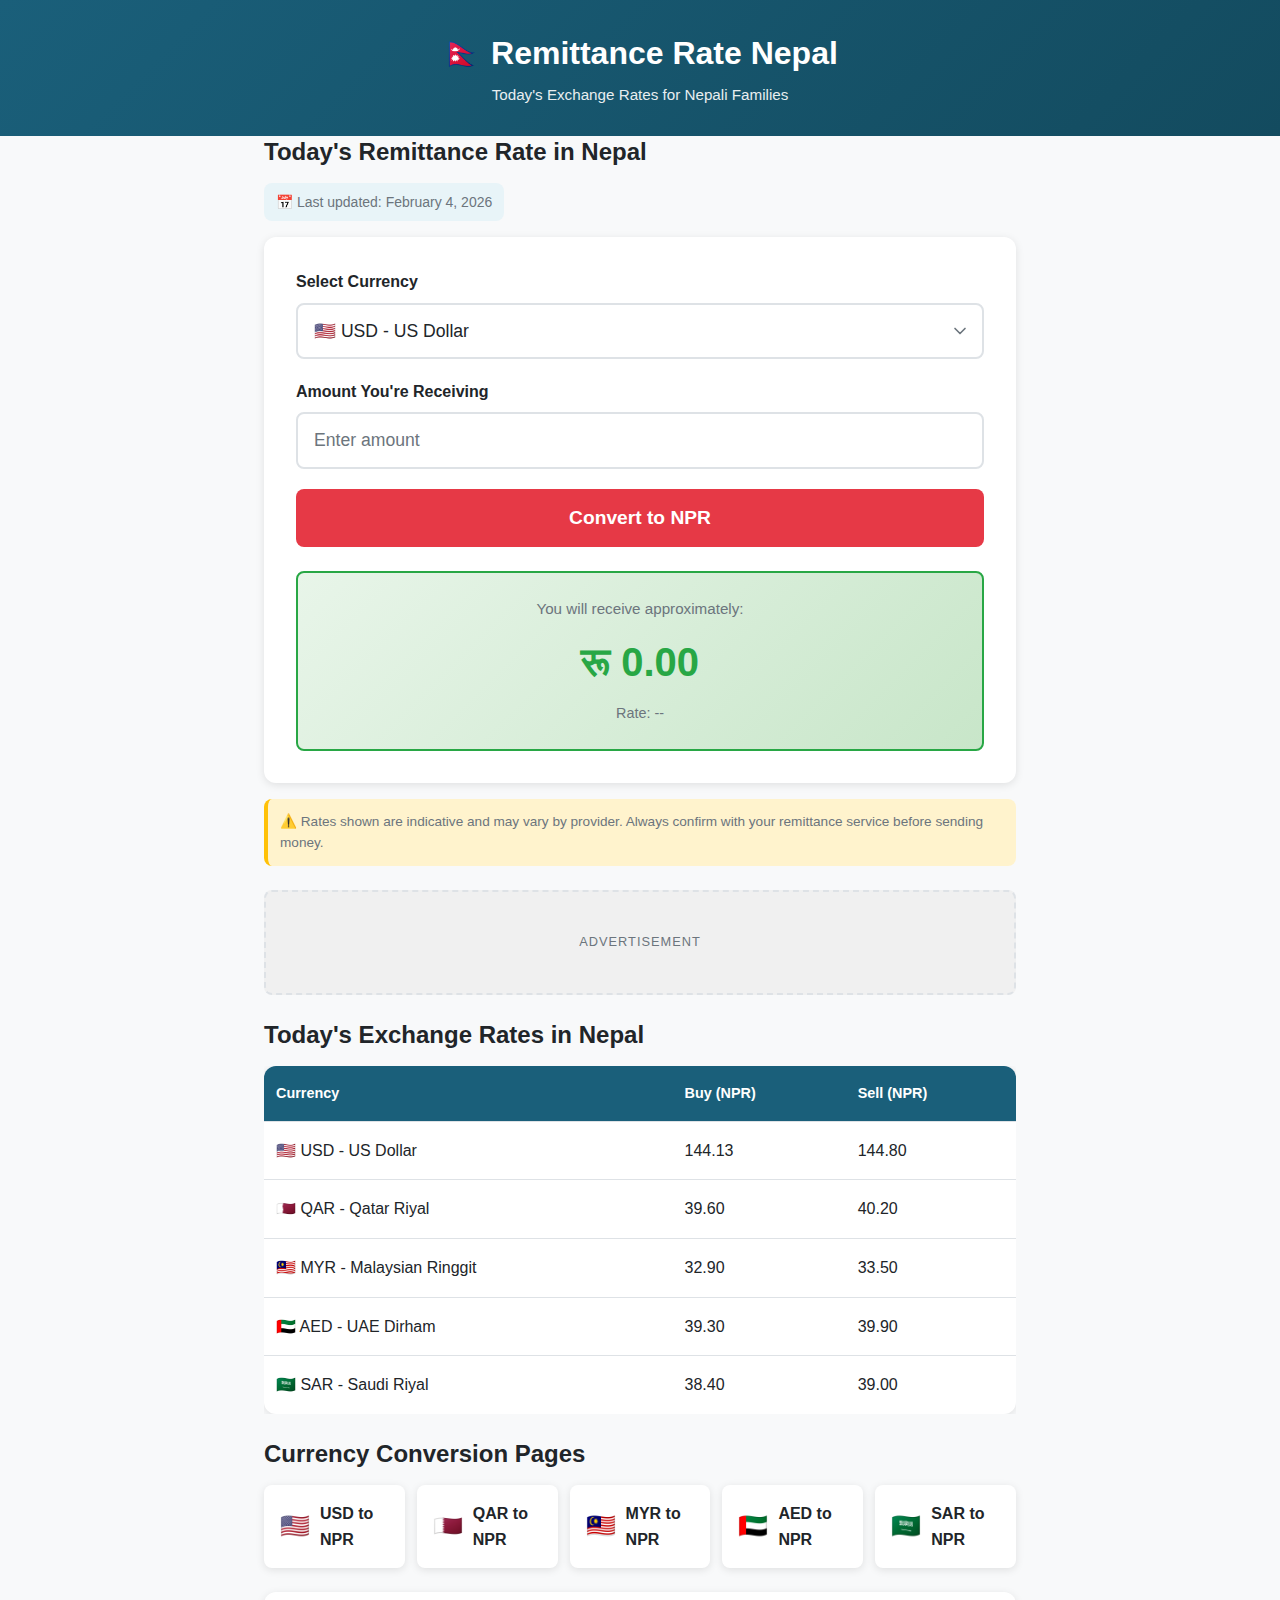
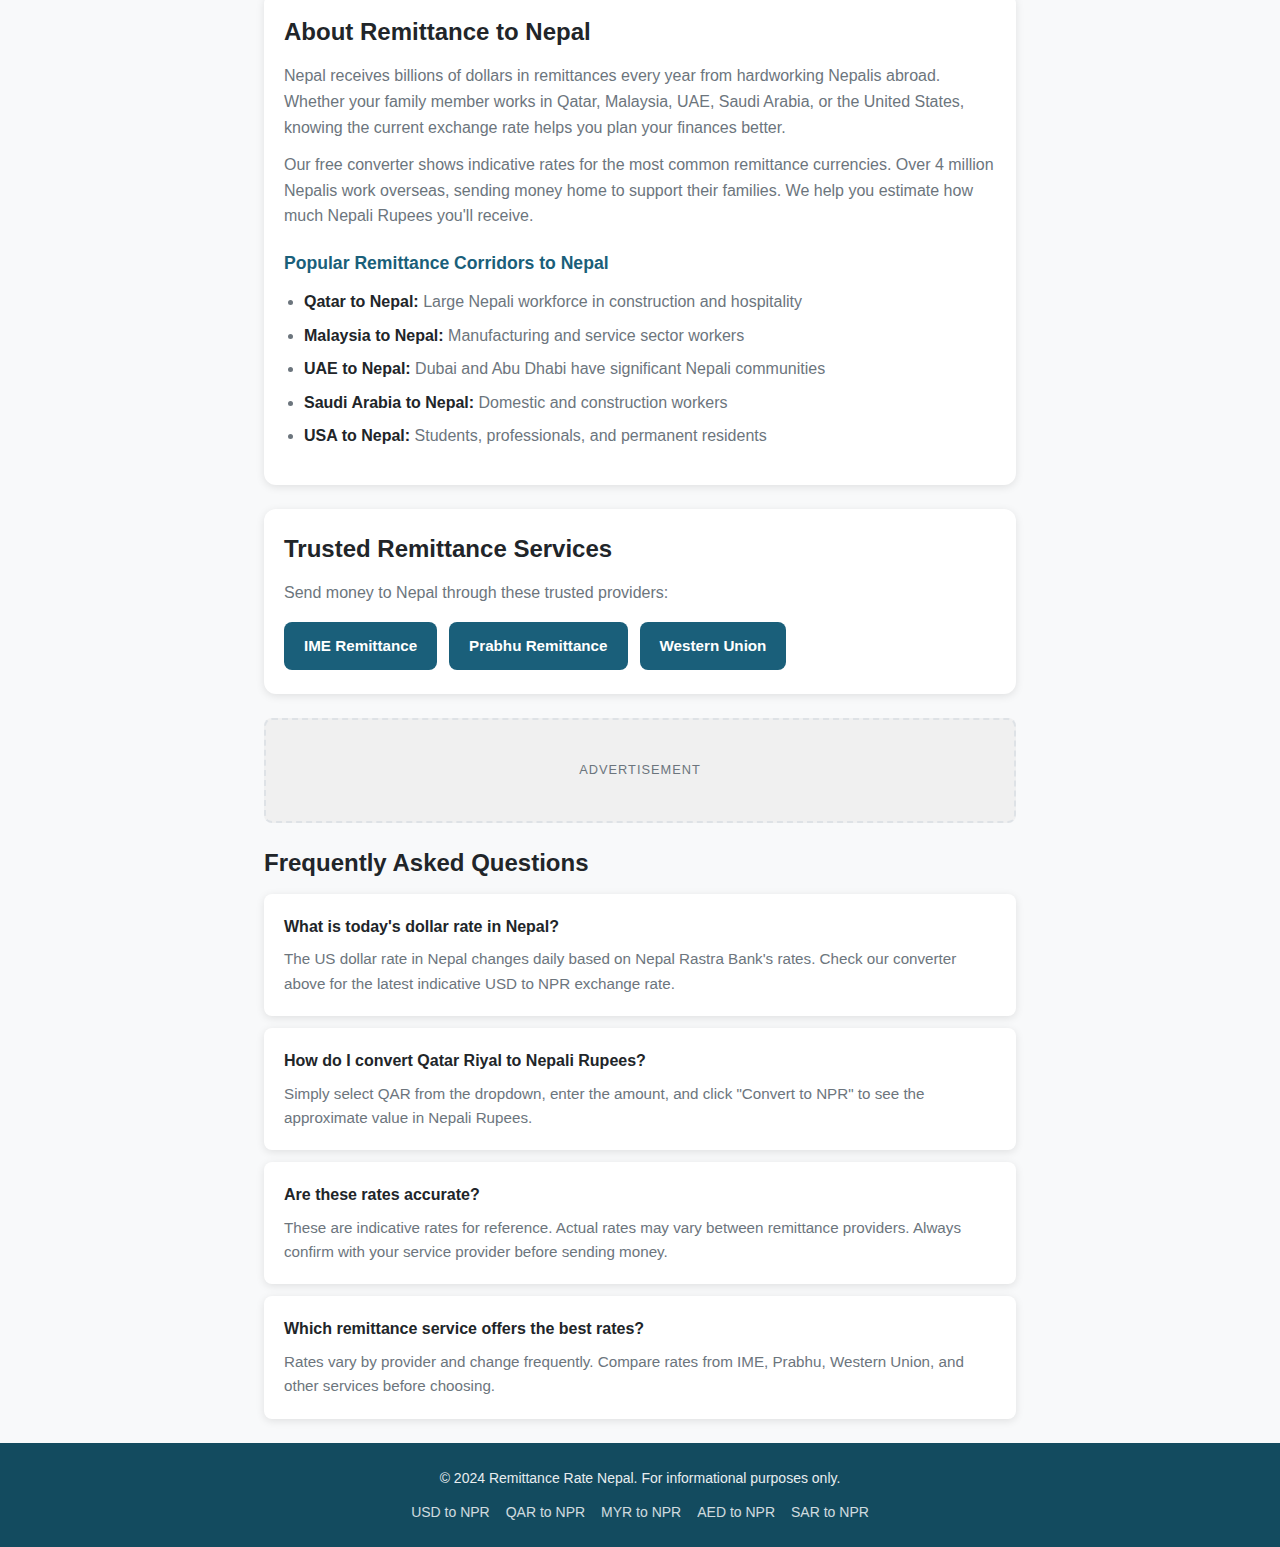
<file: index.html>
<!-- index.html -->
<!DOCTYPE html>
<html lang="en">
<head>
    <meta name="google-site-verification" content="0rCl6kEJUYNkHbaQC3jctYcBZYtWr7ejRgZq05makLY" />
    <meta charset="UTF-8">
    <meta name="viewport" content="width=device-width, initial-scale=1.0">
    <title>Remittance Rate Nepal Today | USD QAR MYR AED SAR to NPR</title>
    <meta name="description" content="Check today's remittance exchange rates in Nepal. Convert USD, QAR, MYR, AED, SAR to NPR instantly. Updated daily for Nepali families receiving money from abroad.">
    <link rel="canonical" href="https://remittancenepal.vercel.app/">
    
    <!-- Open Graph -->
    <meta property="og:title" content="Remittance Rate Nepal Today | Foreign Currency to NPR">
    <meta property="og:description" content="Check today's remittance exchange rates in Nepal. Convert USD, QAR, MYR, AED, SAR to NPR instantly.">
    <meta property="og:url" content="https://remittancenepal.vercel.app/">
    <meta property="og:type" content="website">
    <meta property="og:locale" content="en_NP">
    <meta property="og:site_name" content="Remittance Rate Nepal">
    
    <!-- Twitter Card -->
    <meta name="twitter:card" content="summary_large_image">
    <meta name="twitter:title" content="Remittance Rate Nepal Today | Foreign Currency to NPR">
    <meta name="twitter:description" content="Check today's remittance exchange rates in Nepal. Convert USD, QAR, MYR, AED, SAR to NPR instantly.">
    
    <link rel="stylesheet" href="styles.css">
    
    <!-- Schema.org JSON-LD -->
    <script type="application/ld+json">
    {
        "@context": "https://schema.org",
        "@type": "FinancialService",
        "name": "Remittance Rate Converter Nepal",
        "description": "Check today's remittance exchange rates in Nepal. Convert foreign currencies to NPR.",
        "url": "https://remittancenepal.vercel.app/",
        "areaServed": {
            "@type": "Country",
            "name": "Nepal"
        },
        "serviceType": "Currency Exchange Rate Information"
    }
    </script>
    <script type="application/ld+json">
    {
        "@context": "https://schema.org",
        "@type": "FAQPage",
        "mainEntity": [
            {
                "@type": "Question",
                "name": "What is today's dollar rate in Nepal?",
                "acceptedAnswer": {
                    "@type": "Answer",
                    "text": "The US dollar rate in Nepal changes daily. Check our converter for the latest indicative USD to NPR exchange rate updated regularly."
                }
            },
            {
                "@type": "Question",
                "name": "How do I convert Qatar Riyal to Nepali Rupees?",
                "acceptedAnswer": {
                    "@type": "Answer",
                    "text": "Enter the QAR amount in our converter to instantly see the equivalent in Nepali Rupees at today's indicative exchange rate."
                }
            },
            {
                "@type": "Question",
                "name": "Which currencies can I convert to NPR?",
                "acceptedAnswer": {
                    "@type": "Answer",
                    "text": "You can convert USD (US Dollar), QAR (Qatar Riyal), MYR (Malaysian Ringgit), AED (UAE Dirham), and SAR (Saudi Riyal) to Nepali Rupees."
                }
            }
        ]
    }
    </script>
</head>
<body>
    <header class="header">
        <div class="container">
            <h1 class="logo">🇳🇵 Remittance Rate Nepal</h1>
            <p class="tagline">Today's Exchange Rates for Nepali Families</p>
        </div>
    </header>

    <main class="container">
        <section class="converter-section" aria-labelledby="converter-heading">
            <h2 id="converter-heading" class="section-title">Today's Remittance Rate in Nepal</h2>
            <p class="last-updated" id="lastUpdated">Loading rates...</p>
            
            <div class="converter-card">
                <div class="input-group">
                    <label for="currency" class="label">Select Currency</label>
                    <select id="currency" class="select-input" aria-label="Select foreign currency">
                        <option value="USD">🇺🇸 USD - US Dollar</option>
                        <option value="QAR">🇶🇦 QAR - Qatar Riyal</option>
                        <option value="MYR">🇲🇾 MYR - Malaysian Ringgit</option>
                        <option value="AED">🇦🇪 AED - UAE Dirham</option>
                        <option value="SAR">🇸🇦 SAR - Saudi Riyal</option>
                    </select>
                </div>

                <div class="input-group">
                    <label for="amount" class="label">Amount You're Receiving</label>
                    <input type="number" id="amount" class="text-input" placeholder="Enter amount" min="0" step="0.01" aria-label="Enter amount in foreign currency">
                </div>

                <button id="convertBtn" class="btn-primary" type="button">Convert to NPR</button>

                <div class="result-box" id="resultBox" aria-live="polite">
                    <p class="result-label">You will receive approximately:</p>
                    <p class="result-amount" id="resultAmount">रू 0.00</p>
                    <p class="result-rate" id="resultRate">Rate: --</p>
                </div>
            </div>

            <p class="disclaimer">⚠️ Rates shown are indicative and may vary by provider. Always confirm with your remittance service before sending money.</p>
        </section>

        <!-- Ad Placeholder -->
        <div class="ad-placeholder" aria-label="Advertisement">
            <!-- Google AdSense Responsive Ad Unit -->
            <!-- <ins class="adsbygoogle" style="display:block" data-ad-client="ca-pub-XXXXXXXX" data-ad-slot="XXXXXXXX" data-ad-format="auto" data-full-width-responsive="true"></ins> -->
            <p class="ad-label">Advertisement</p>
        </div>

        <section class="rates-section" aria-labelledby="rates-heading">
            <h2 id="rates-heading" class="section-title">Today's Exchange Rates in Nepal</h2>
            
            <div class="table-container">
                <table class="rates-table" id="ratesTable">
                    <thead>
                        <tr>
                            <th scope="col">Currency</th>
                            <th scope="col">Buy (NPR)</th>
                            <th scope="col">Sell (NPR)</th>
                        </tr>
                    </thead>
                    <tbody id="ratesBody">
                        <tr>
                            <td colspan="3" class="loading-cell">Loading rates...</td>
                        </tr>
                    </tbody>
                </table>
            </div>
        </section>

        <section class="currency-links" aria-labelledby="currency-pages-heading">
            <h2 id="currency-pages-heading" class="section-title">Currency Conversion Pages</h2>
            <nav class="currency-nav" aria-label="Currency pages">
                <a href="/usd-to-npr.html" class="currency-link">
                    <span class="flag">🇺🇸</span>
                    <span>USD to NPR</span>
                </a>
                <a href="/qar-to-npr.html" class="currency-link">
                    <span class="flag">🇶🇦</span>
                    <span>QAR to NPR</span>
                </a>
                <a href="/myr-to-npr.html" class="currency-link">
                    <span class="flag">🇲🇾</span>
                    <span>MYR to NPR</span>
                </a>
                <a href="/aed-to-npr.html" class="currency-link">
                    <span class="flag">🇦🇪</span>
                    <span>AED to NPR</span>
                </a>
                <a href="/sar-to-npr.html" class="currency-link">
                    <span class="flag">🇸🇦</span>
                    <span>SAR to NPR</span>
                </a>
            </nav>
        </section>

        <section class="info-section" aria-labelledby="about-heading">
            <h2 id="about-heading" class="section-title">About Remittance to Nepal</h2>
            <p>Nepal receives billions of dollars in remittances every year from hardworking Nepalis abroad. Whether your family member works in Qatar, Malaysia, UAE, Saudi Arabia, or the United States, knowing the current exchange rate helps you plan your finances better.</p>
            <p>Our free converter shows indicative rates for the most common remittance currencies. Over 4 million Nepalis work overseas, sending money home to support their families. We help you estimate how much Nepali Rupees you'll receive.</p>
            
            <h3>Popular Remittance Corridors to Nepal</h3>
            <ul class="info-list">
                <li><strong>Qatar to Nepal:</strong> Large Nepali workforce in construction and hospitality</li>
                <li><strong>Malaysia to Nepal:</strong> Manufacturing and service sector workers</li>
                <li><strong>UAE to Nepal:</strong> Dubai and Abu Dhabi have significant Nepali communities</li>
                <li><strong>Saudi Arabia to Nepal:</strong> Domestic and construction workers</li>
                <li><strong>USA to Nepal:</strong> Students, professionals, and permanent residents</li>
            </ul>
        </section>

        <!-- Affiliate Links Section -->
        <section class="partners-section" aria-labelledby="partners-heading">
            <h2 id="partners-heading" class="section-title">Trusted Remittance Services</h2>
            <p>Send money to Nepal through these trusted providers:</p>
            <div class="partner-links">
                <a href="https://www.ime.com.np" rel="nofollow noopener" target="_blank" class="partner-link">IME Remittance</a>
                <a href="https://www.pfrda.com.np" rel="nofollow noopener" target="_blank" class="partner-link">Prabhu Remittance</a>
                <a href="https://www.westernunion.com" rel="nofollow noopener" target="_blank" class="partner-link">Western Union</a>
            </div>
        </section>

        <!-- Ad Placeholder -->
        <div class="ad-placeholder" aria-label="Advertisement">
            <!-- Google AdSense Responsive Ad Unit -->
            <p class="ad-label">Advertisement</p>
        </div>

        <section class="faq-section" aria-labelledby="faq-heading">
            <h2 id="faq-heading" class="section-title">Frequently Asked Questions</h2>
            
            <div class="faq-item">
                <h3 class="faq-question">What is today's dollar rate in Nepal?</h3>
                <p class="faq-answer">The US dollar rate in Nepal changes daily based on Nepal Rastra Bank's rates. Check our converter above for the latest indicative USD to NPR exchange rate.</p>
            </div>
            
            <div class="faq-item">
                <h3 class="faq-question">How do I convert Qatar Riyal to Nepali Rupees?</h3>
                <p class="faq-answer">Simply select QAR from the dropdown, enter the amount, and click "Convert to NPR" to see the approximate value in Nepali Rupees.</p>
            </div>
            
            <div class="faq-item">
                <h3 class="faq-question">Are these rates accurate?</h3>
                <p class="faq-answer">These are indicative rates for reference. Actual rates may vary between remittance providers. Always confirm with your service provider before sending money.</p>
            </div>
            
            <div class="faq-item">
                <h3 class="faq-question">Which remittance service offers the best rates?</h3>
                <p class="faq-answer">Rates vary by provider and change frequently. Compare rates from IME, Prabhu, Western Union, and other services before choosing.</p>
            </div>
        </section>
    </main>

    <footer class="footer">
        <div class="container">
            <p>&copy; 2024 Remittance Rate Nepal. For informational purposes only.</p>
            <nav class="footer-nav" aria-label="Footer navigation">
                <a href="/usd-to-npr.html">USD to NPR</a>
                <a href="/qar-to-npr.html">QAR to NPR</a>
                <a href="/myr-to-npr.html">MYR to NPR</a>
                <a href="/aed-to-npr.html">AED to NPR</a>
                <a href="/sar-to-npr.html">SAR to NPR</a>
            </nav>
        </div>
    </footer>

    <script src="main.js"></script>
</body>
</html>
</file>
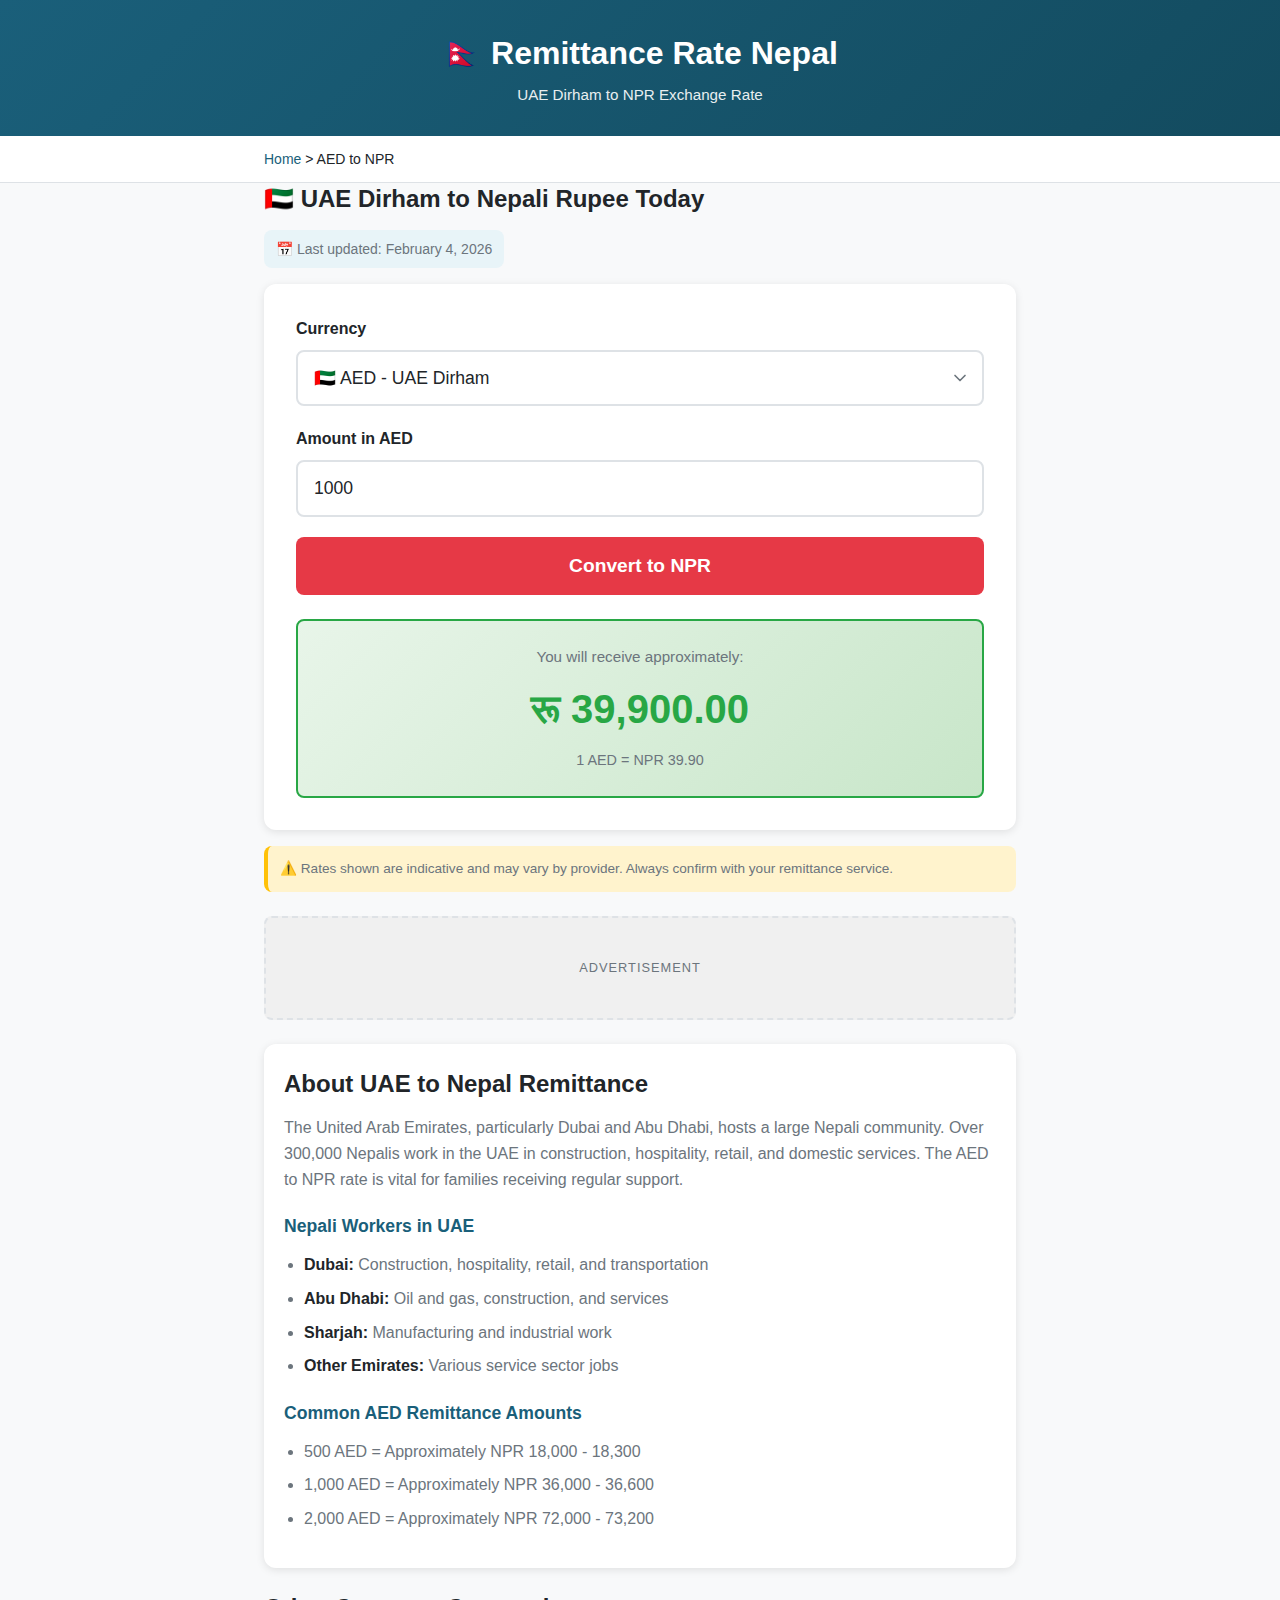
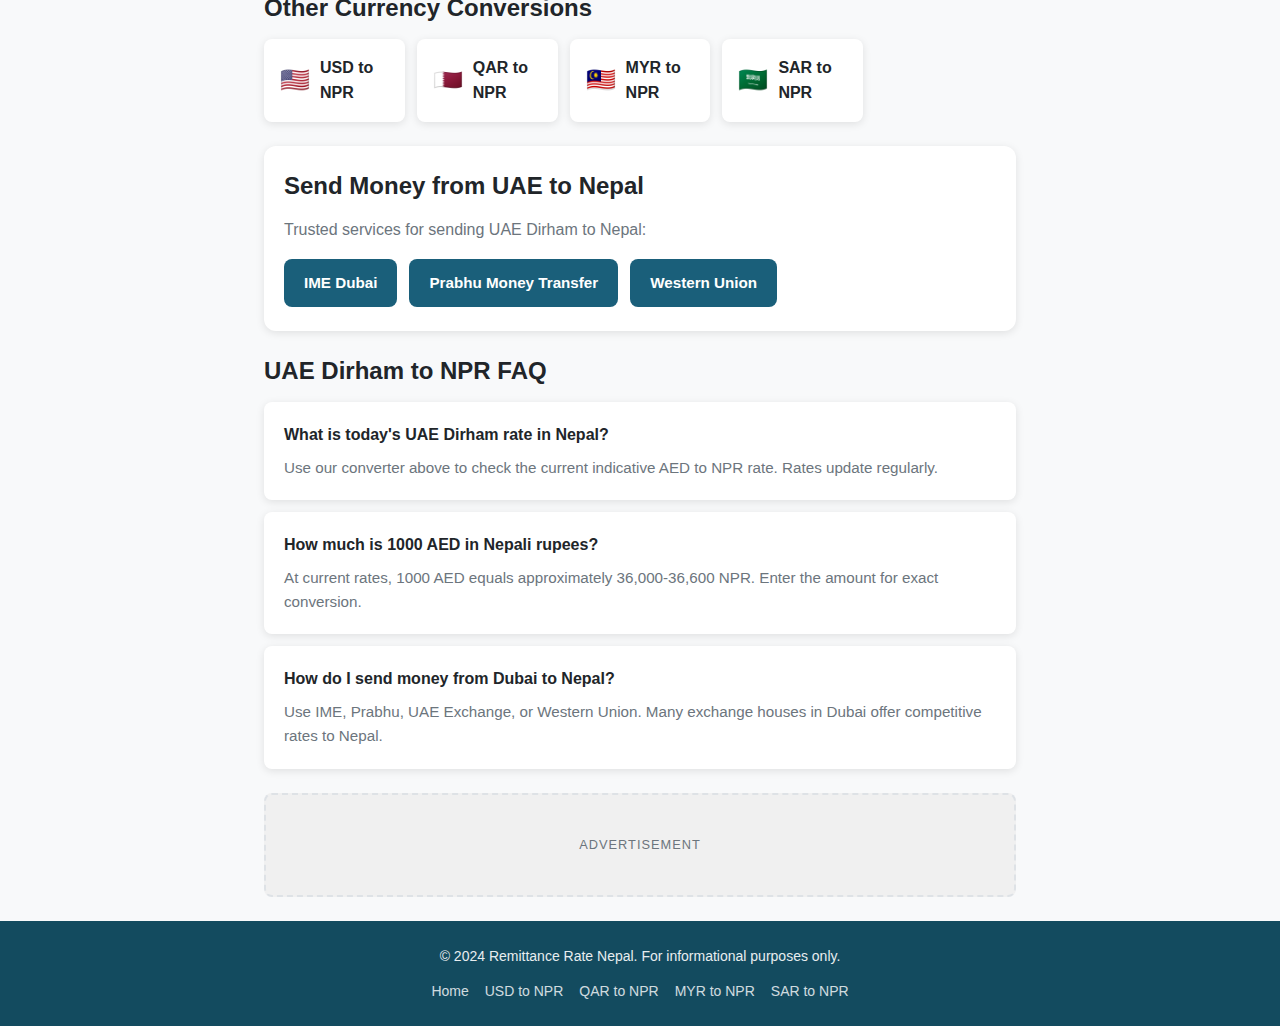
<file: aed-to-npr.html>
<!-- aed-to-npr.html --> <!DOCTYPE html> <html lang="en"> <head> <meta charset="UTF-8"> <meta name="viewport" content="width=device-width, initial-scale=1.0"> <title>AED to NPR Today | UAE Dirham Rate Nepal - Converter</title> <meta name="description" content="Convert UAE Dirham to Nepali Rupee today. Check AED to NPR rate for remittances from Dubai and UAE to Nepal. Free instant calculator."> <link rel="canonical" href="https://remittancenepal.vercel.app/aed-to-npr.html"> <!-- Open Graph --> <meta property="og:title" content="AED to NPR Today | UAE Dirham Rate Nepal"> <meta property="og:description" content="Convert UAE Dirham to Nepali Rupee today. Check AED to NPR rate for remittances from Dubai and UAE."> <meta property="og:url" content="https://remittancenepal.vercel.app/aed-to-npr.html"> <meta property="og:type" content="website"> <meta property="og:locale" content="en_NP"> <meta property="og:site_name" content="Remittance Rate Nepal"> <!-- Twitter Card --> <meta name="twitter:card" content="summary_large_image"> <meta name="twitter:title" content="AED to NPR Today | UAE Dirham Rate Nepal"> <meta name="twitter:description" content="Convert UAE Dirham to Nepali Rupee today. Check AED to NPR rate for remittances from UAE."> <link rel="stylesheet" href="styles.css"> <!-- Schema.org JSON-LD --> <script type="application/ld+json"> { "@context": "https://schema.org", "@type": "FinancialService", "name": "AED to NPR Converter - Remittance Rate Nepal", "description": "Convert UAE Dirham to Nepali Rupees at today's exchange rate", "url": "https://remittancenepal.vercel.app/aed-to-npr.html", "areaServed": { "@type": "Country", "name": "Nepal" }, "serviceType": "Currency Exchange Rate Information" } </script> <script type="application/ld+json"> { "@context": "https://schema.org", "@type": "FAQPage", "mainEntity": [ { "@type": "Question", "name": "What is today's UAE Dirham rate in Nepal?", "acceptedAnswer": { "@type": "Answer", "text": "The AED to NPR rate changes daily. Use our converter to check the current indicative UAE Dirham to Nepali Rupee exchange rate." } }, { "@type": "Question", "name": "How much is 1000 AED in Nepali rupees?", "acceptedAnswer": { "@type": "Answer", "text": "Enter 1000 in our converter to see today's value. Typically, 1000 AED equals approximately 36,000-36,600 NPR." } }, { "@type": "Question", "name": "How do I send money from Dubai to Nepal?", "acceptedAnswer": { "@type": "Answer", "text": "You can use services like IME, Prabhu Money Transfer, Western Union, or UAE Exchange to send money from Dubai to Nepal." } } ] } </script> </head> <body> <header class="header"> <div class="container"> <a href="/" class="logo-link"><h1 class="logo">🇳🇵 Remittance Rate Nepal</h1></a> <p class="tagline">UAE Dirham to NPR Exchange Rate</p> </div> </header> <nav class="breadcrumb" aria-label="Breadcrumb"> <div class="container"> <a href="/">Home</a> &gt; <span>AED to NPR</span> </div> </nav> <main class="container"> <section class="converter-section" aria-labelledby="converter-heading"> <h2 id="converter-heading" class="section-title">🇦🇪 UAE Dirham to Nepali Rupee Today</h2> <p class="last-updated" id="lastUpdated">Loading rates...</p> <div class="converter-card"> <div class="input-group"> <label for="currency" class="label">Currency</label> <select id="currency" class="select-input" aria-label="Selected currency"> <option value="USD">🇺🇸 USD - US Dollar</option> <option value="QAR">🇶🇦 QAR - Qatar Riyal</option> <option value="MYR">🇲🇾 MYR - Malaysian Ringgit</option> <option value="AED" selected>🇦🇪 AED - UAE Dirham</option> <option value="SAR">🇸🇦 SAR - Saudi Riyal</option> </select> </div> <div class="input-group"> <label for="amount" class="label">Amount in AED</label> <input type="number" id="amount" class="text-input" placeholder="Enter AED amount" min="0" step="0.01" value="1000" aria-label="Enter amount in UAE Dirham"> </div> <button id="convertBtn" class="btn-primary" type="button">Convert to NPR</button> <div class="result-box" id="resultBox" aria-live="polite"> <p class="result-label">You will receive approximately:</p> <p class="result-amount" id="resultAmount">रू 0.00</p> <p class="result-rate" id="resultRate">Rate: --</p> </div> </div> <p class="disclaimer">⚠️ Rates shown are indicative and may vary by provider. Always confirm with your remittance service.</p> </section> <!-- Ad Placeholder --> <div class="ad-placeholder" aria-label="Advertisement"> <p class="ad-label">Advertisement</p> </div> <section class="info-section" aria-labelledby="about-heading"> <h2 id="about-heading" class="section-title">About UAE to Nepal Remittance</h2> <p>The United Arab Emirates, particularly Dubai and Abu Dhabi, hosts a large Nepali community. Over 300,000 Nepalis work in the UAE in construction, hospitality, retail, and domestic services. The AED to NPR rate is vital for families receiving regular support.</p> <h3>Nepali Workers in UAE</h3> <ul class="info-list"> <li><strong>Dubai:</strong> Construction, hospitality, retail, and transportation</li> <li><strong>Abu Dhabi:</strong> Oil and gas, construction, and services</li> <li><strong>Sharjah:</strong> Manufacturing and industrial work</li> <li><strong>Other Emirates:</strong> Various service sector jobs</li> </ul> <h3>Common AED Remittance Amounts</h3> <ul class="info-list"> <li>500 AED = Approximately NPR 18,000 - 18,300</li> <li>1,000 AED = Approximately NPR 36,000 - 36,600</li> <li>2,000 AED = Approximately NPR 72,000 - 73,200</li> </ul> </section> <section class="currency-links" aria-labelledby="other-currencies"> <h2 id="other-currencies" class="section-title">Other Currency Conversions</h2> <nav class="currency-nav" aria-label="Other currency pages"> <a href="/usd-to-npr.html" class="currency-link"> <span class="flag">🇺🇸</span> <span>USD to NPR</span> </a> <a href="/qar-to-npr.html" class="currency-link"> <span class="flag">🇶🇦</span> <span>QAR to NPR</span> </a> <a href="/myr-to-npr.html" class="currency-link"> <span class="flag">🇲🇾</span> <span>MYR to NPR</span> </a> <a href="/sar-to-npr.html" class="currency-link"> <span class="flag">🇸🇦</span> <span>SAR to NPR</span> </a> </nav> </section> <!-- Affiliate Links Section --> <section class="partners-section" aria-labelledby="partners-heading"> <h2 id="partners-heading" class="section-title">Send Money from UAE to Nepal</h2> <p>Trusted services for sending UAE Dirham to Nepal:</p> <div class="partner-links"> <a href="https://www.ime.com.np" rel="nofollow noopener" target="_blank" class="partner-link">IME Dubai</a> <a href="https://www.pfrda.com.np" rel="nofollow noopener" target="_blank" class="partner-link">Prabhu Money Transfer</a> <a href="https://www.westernunion.com" rel="nofollow noopener" target="_blank" class="partner-link">Western Union</a> </div> </section> <section class="faq-section" aria-labelledby="faq-heading"> <h2 id="faq-heading" class="section-title">UAE Dirham to NPR FAQ</h2> <div class="faq-item"> <h3 class="faq-question">What is today's UAE Dirham rate in Nepal?</h3> <p class="faq-answer">Use our converter above to check the current indicative AED to NPR rate. Rates update regularly.</p> </div> <div class="faq-item"> <h3 class="faq-question">How much is 1000 AED in Nepali rupees?</h3> <p class="faq-answer">At current rates, 1000 AED equals approximately 36,000-36,600 NPR. Enter the amount for exact conversion.</p> </div> <div class="faq-item"> <h3 class="faq-question">How do I send money from Dubai to Nepal?</h3> <p class="faq-answer">Use IME, Prabhu, UAE Exchange, or Western Union. Many exchange houses in Dubai offer competitive rates to Nepal.</p> </div> </section> <!-- Ad Placeholder --> <div class="ad-placeholder" aria-label="Advertisement"> <p class="ad-label">Advertisement</p> </div> </main> <footer class="footer"> <div class="container"> <p>&copy; 2024 Remittance Rate Nepal. For informational purposes only.</p> <nav class="footer-nav" aria-label="Footer navigation"> <a href="/">Home</a> <a href="/usd-to-npr.html">USD to NPR</a> <a href="/qar-to-npr.html">QAR to NPR</a> <a href="/myr-to-npr.html">MYR to NPR</a> <a href="/sar-to-npr.html">SAR to NPR</a> </nav> </div> </footer> <script src="main.js"></script> </body> </html>
</file>
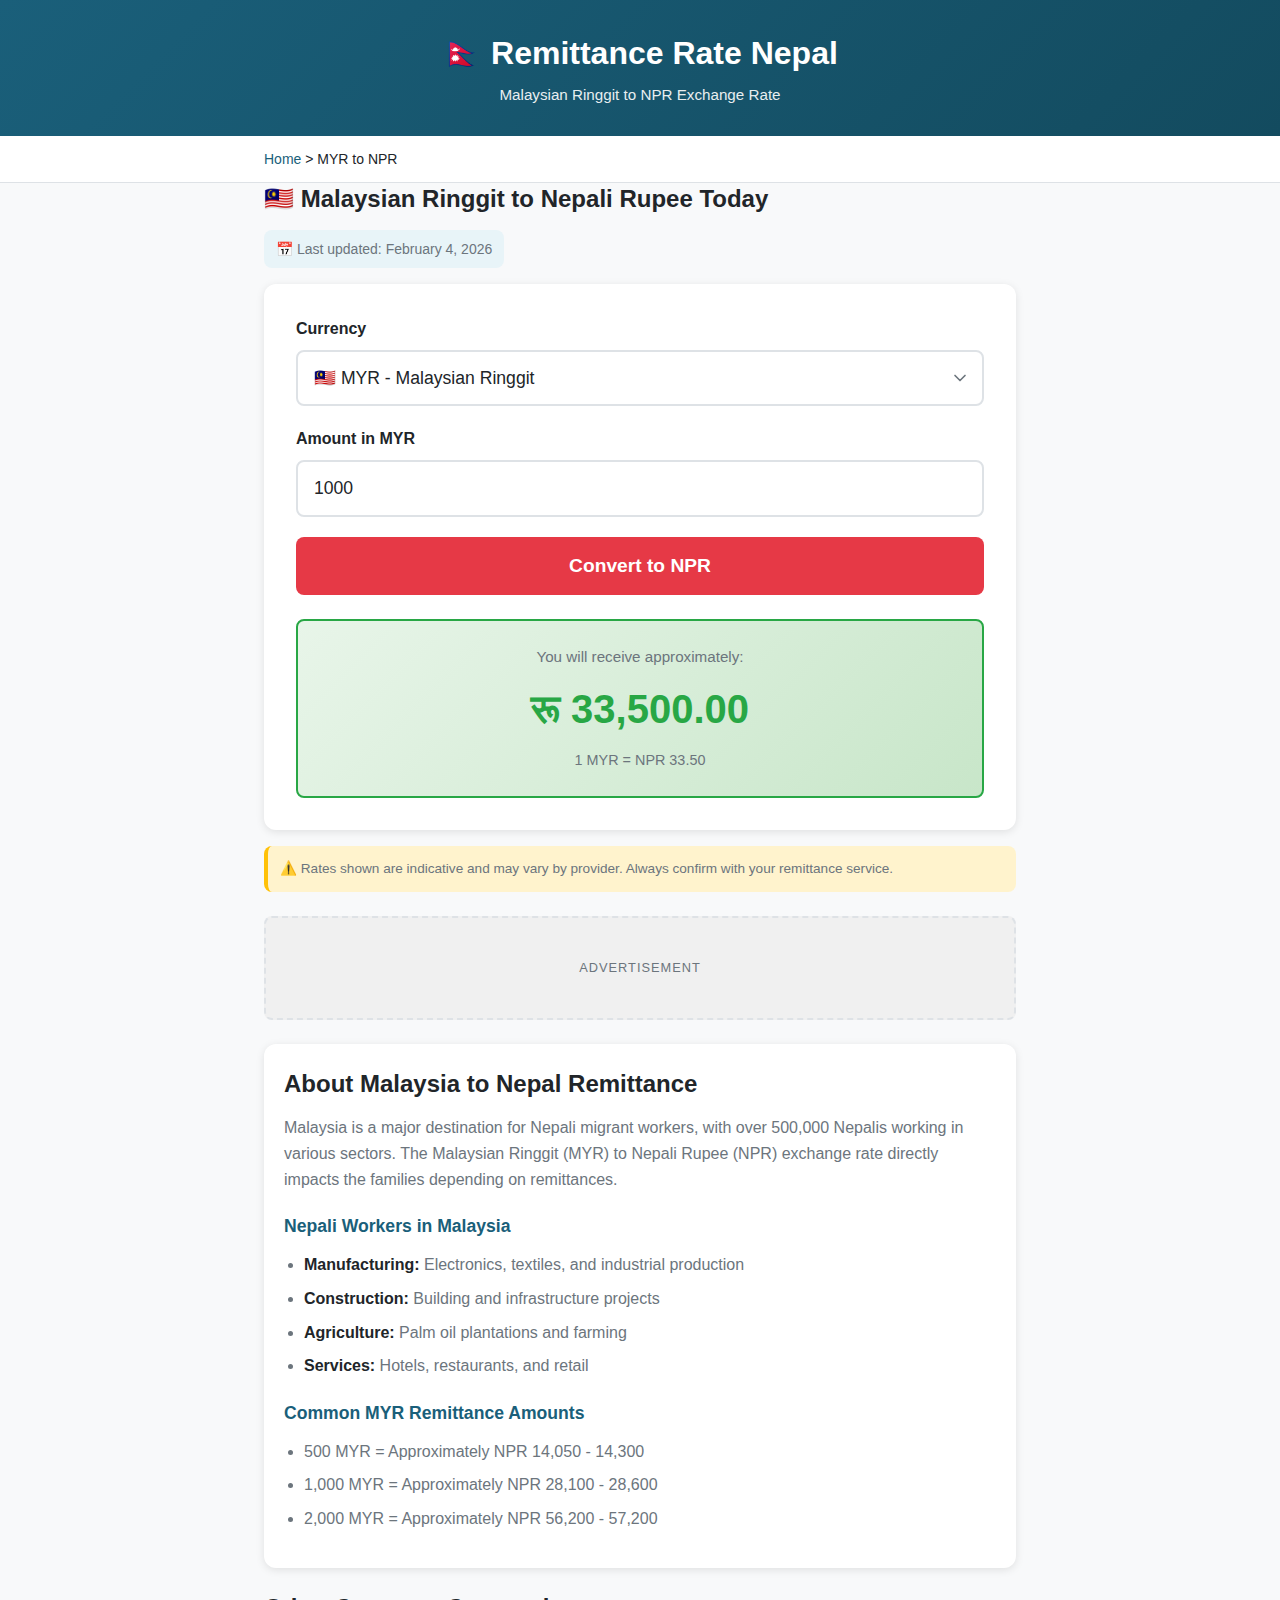
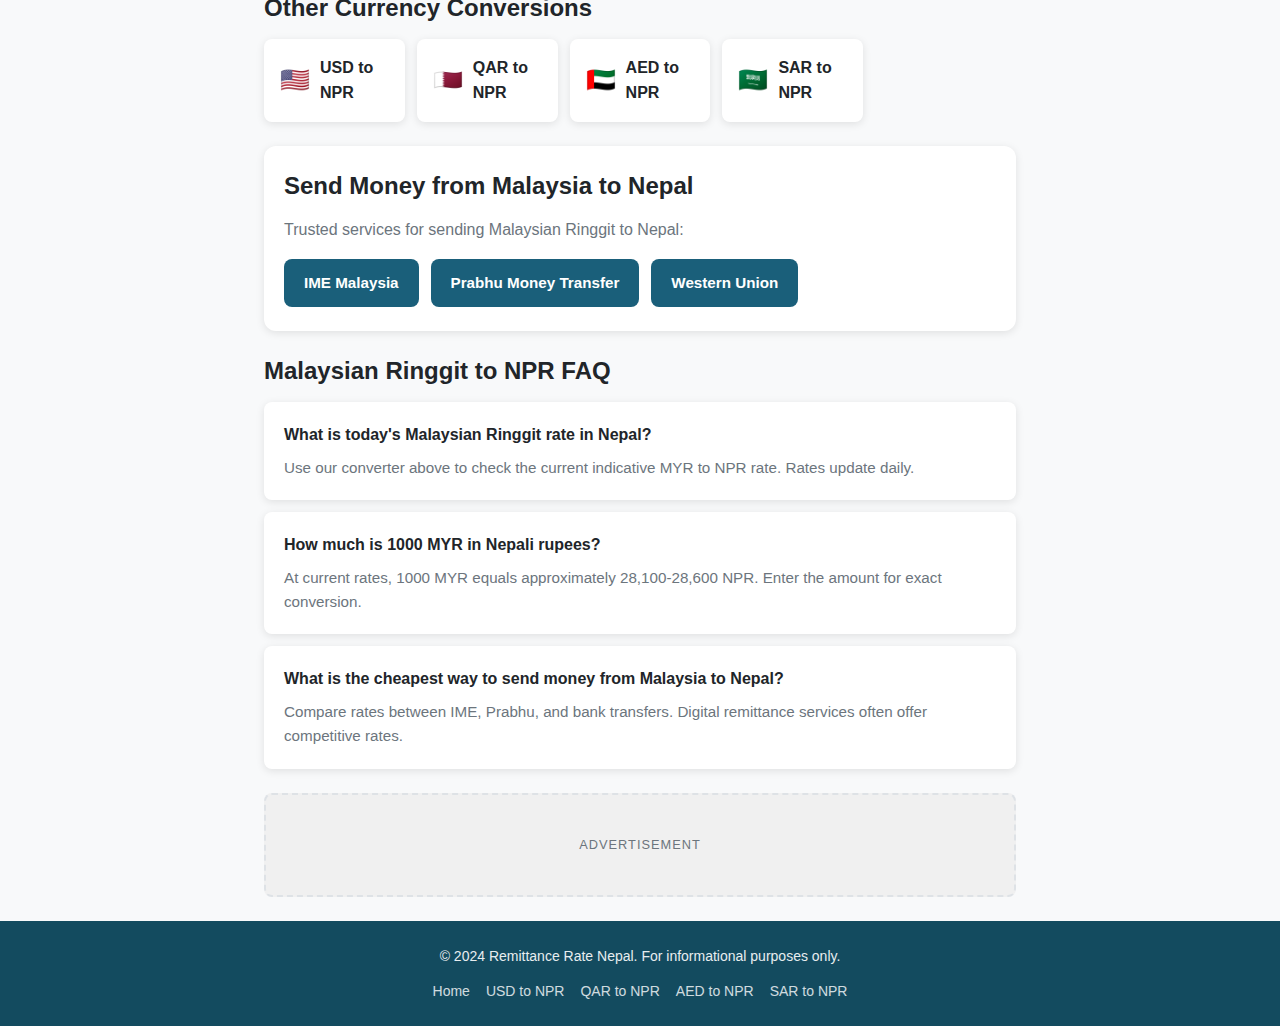
<file: myr-to-npr.html>
<!-- myr-to-npr.html --> <!DOCTYPE html> <html lang="en"> <head> <meta charset="UTF-8"> <meta name="viewport" content="width=device-width, initial-scale=1.0"> <title>MYR to NPR Today | Malaysian Ringgit Rate Nepal</title> <meta name="description" content="Convert Malaysian Ringgit to Nepali Rupee today. Check MYR to NPR rate for remittances from Malaysia to Nepal. Free calculator."> <link rel="canonical" href="https://remittancenepal.vercel.app/myr-to-npr.html"> <!-- Open Graph --> <meta property="og:title" content="MYR to NPR Today | Malaysian Ringgit Rate Nepal"> <meta property="og:description" content="Convert Malaysian Ringgit to Nepali Rupee today. Check MYR to NPR rate for remittances from Malaysia."> <meta property="og:url" content="https://remittancenepal.vercel.app/myr-to-npr.html"> <meta property="og:type" content="website"> <meta property="og:locale" content="en_NP"> <meta property="og:site_name" content="Remittance Rate Nepal"> <!-- Twitter Card --> <meta name="twitter:card" content="summary_large_image"> <meta name="twitter:title" content="MYR to NPR Today | Malaysian Ringgit Rate Nepal"> <meta name="twitter:description" content="Convert Malaysian Ringgit to Nepali Rupee today. Check MYR to NPR rate for remittances."> <link rel="stylesheet" href="styles.css"> <!-- Schema.org JSON-LD --> <script type="application/ld+json"> { "@context": "https://schema.org", "@type": "FinancialService", "name": "MYR to NPR Converter - Remittance Rate Nepal", "description": "Convert Malaysian Ringgit to Nepali Rupees at today's exchange rate", "url": "https://remittancenepal.vercel.app/myr-to-npr.html", "areaServed": { "@type": "Country", "name": "Nepal" }, "serviceType": "Currency Exchange Rate Information" } </script> <script type="application/ld+json"> { "@context": "https://schema.org", "@type": "FAQPage", "mainEntity": [ { "@type": "Question", "name": "What is today's Malaysian Ringgit rate in Nepal?", "acceptedAnswer": { "@type": "Answer", "text": "The MYR to NPR rate changes daily. Use our converter to check the current indicative Malaysian Ringgit to Nepali Rupee exchange rate." } }, { "@type": "Question", "name": "How much is 1000 MYR in Nepali rupees?", "acceptedAnswer": { "@type": "Answer", "text": "Enter 1000 in our converter to see today's value. Typically, 1000 MYR equals approximately 28,100-28,600 NPR." } } ] } </script> </head> <body> <header class="header"> <div class="container"> <a href="/" class="logo-link"><h1 class="logo">🇳🇵 Remittance Rate Nepal</h1></a> <p class="tagline">Malaysian Ringgit to NPR Exchange Rate</p> </div> </header> <nav class="breadcrumb" aria-label="Breadcrumb"> <div class="container"> <a href="/">Home</a> &gt; <span>MYR to NPR</span> </div> </nav> <main class="container"> <section class="converter-section" aria-labelledby="converter-heading"> <h2 id="converter-heading" class="section-title">🇲🇾 Malaysian Ringgit to Nepali Rupee Today</h2> <p class="last-updated" id="lastUpdated">Loading rates...</p> <div class="converter-card"> <div class="input-group"> <label for="currency" class="label">Currency</label> <select id="currency" class="select-input" aria-label="Selected currency"> <option value="USD">🇺🇸 USD - US Dollar</option> <option value="QAR">🇶🇦 QAR - Qatar Riyal</option> <option value="MYR" selected>🇲🇾 MYR - Malaysian Ringgit</option> <option value="AED">🇦🇪 AED - UAE Dirham</option> <option value="SAR">🇸🇦 SAR - Saudi Riyal</option> </select> </div> <div class="input-group"> <label for="amount" class="label">Amount in MYR</label> <input type="number" id="amount" class="text-input" placeholder="Enter MYR amount" min="0" step="0.01" value="1000" aria-label="Enter amount in Malaysian Ringgit"> </div> <button id="convertBtn" class="btn-primary" type="button">Convert to NPR</button> <div class="result-box" id="resultBox" aria-live="polite"> <p class="result-label">You will receive approximately:</p> <p class="result-amount" id="resultAmount">रू 0.00</p> <p class="result-rate" id="resultRate">Rate: --</p> </div> </div> <p class="disclaimer">⚠️ Rates shown are indicative and may vary by provider. Always confirm with your remittance service.</p> </section> <!-- Ad Placeholder --> <div class="ad-placeholder" aria-label="Advertisement"> <p class="ad-label">Advertisement</p> </div> <section class="info-section" aria-labelledby="about-heading"> <h2 id="about-heading" class="section-title">About Malaysia to Nepal Remittance</h2> <p>Malaysia is a major destination for Nepali migrant workers, with over 500,000 Nepalis working in various sectors. The Malaysian Ringgit (MYR) to Nepali Rupee (NPR) exchange rate directly impacts the families depending on remittances.</p> <h3>Nepali Workers in Malaysia</h3> <ul class="info-list"> <li><strong>Manufacturing:</strong> Electronics, textiles, and industrial production</li> <li><strong>Construction:</strong> Building and infrastructure projects</li> <li><strong>Agriculture:</strong> Palm oil plantations and farming</li> <li><strong>Services:</strong> Hotels, restaurants, and retail</li> </ul> <h3>Common MYR Remittance Amounts</h3> <ul class="info-list"> <li>500 MYR = Approximately NPR 14,050 - 14,300</li> <li>1,000 MYR = Approximately NPR 28,100 - 28,600</li> <li>2,000 MYR = Approximately NPR 56,200 - 57,200</li> </ul> </section> <section class="currency-links" aria-labelledby="other-currencies"> <h2 id="other-currencies" class="section-title">Other Currency Conversions</h2> <nav class="currency-nav" aria-label="Other currency pages"> <a href="/usd-to-npr.html" class="currency-link"> <span class="flag">🇺🇸</span> <span>USD to NPR</span> </a> <a href="/qar-to-npr.html" class="currency-link"> <span class="flag">🇶🇦</span> <span>QAR to NPR</span> </a> <a href="/aed-to-npr.html" class="currency-link"> <span class="flag">🇦🇪</span> <span>AED to NPR</span> </a> <a href="/sar-to-npr.html" class="currency-link"> <span class="flag">🇸🇦</span> <span>SAR to NPR</span> </a> </nav> </section> <!-- Affiliate Links Section --> <section class="partners-section" aria-labelledby="partners-heading"> <h2 id="partners-heading" class="section-title">Send Money from Malaysia to Nepal</h2> <p>Trusted services for sending Malaysian Ringgit to Nepal:</p> <div class="partner-links"> <a href="https://www.ime.com.np" rel="nofollow noopener" target="_blank" class="partner-link">IME Malaysia</a> <a href="https://www.pfrda.com.np" rel="nofollow noopener" target="_blank" class="partner-link">Prabhu Money Transfer</a> <a href="https://www.westernunion.com" rel="nofollow noopener" target="_blank" class="partner-link">Western Union</a> </div> </section> <section class="faq-section" aria-labelledby="faq-heading"> <h2 id="faq-heading" class="section-title">Malaysian Ringgit to NPR FAQ</h2> <div class="faq-item"> <h3 class="faq-question">What is today's Malaysian Ringgit rate in Nepal?</h3> <p class="faq-answer">Use our converter above to check the current indicative MYR to NPR rate. Rates update daily.</p> </div> <div class="faq-item"> <h3 class="faq-question">How much is 1000 MYR in Nepali rupees?</h3> <p class="faq-answer">At current rates, 1000 MYR equals approximately 28,100-28,600 NPR. Enter the amount for exact conversion.</p> </div> <div class="faq-item"> <h3 class="faq-question">What is the cheapest way to send money from Malaysia to Nepal?</h3> <p class="faq-answer">Compare rates between IME, Prabhu, and bank transfers. Digital remittance services often offer competitive rates.</p> </div> </section> <!-- Ad Placeholder --> <div class="ad-placeholder" aria-label="Advertisement"> <p class="ad-label">Advertisement</p> </div> </main> <footer class="footer"> <div class="container"> <p>&copy; 2024 Remittance Rate Nepal. For informational purposes only.</p> <nav class="footer-nav" aria-label="Footer navigation"> <a href="/">Home</a> <a href="/usd-to-npr.html">USD to NPR</a> <a href="/qar-to-npr.html">QAR to NPR</a> <a href="/aed-to-npr.html">AED to NPR</a> <a href="/sar-to-npr.html">SAR to NPR</a> </nav> </div> </footer> <script src="main.js"></script> </body> </html>
</file>
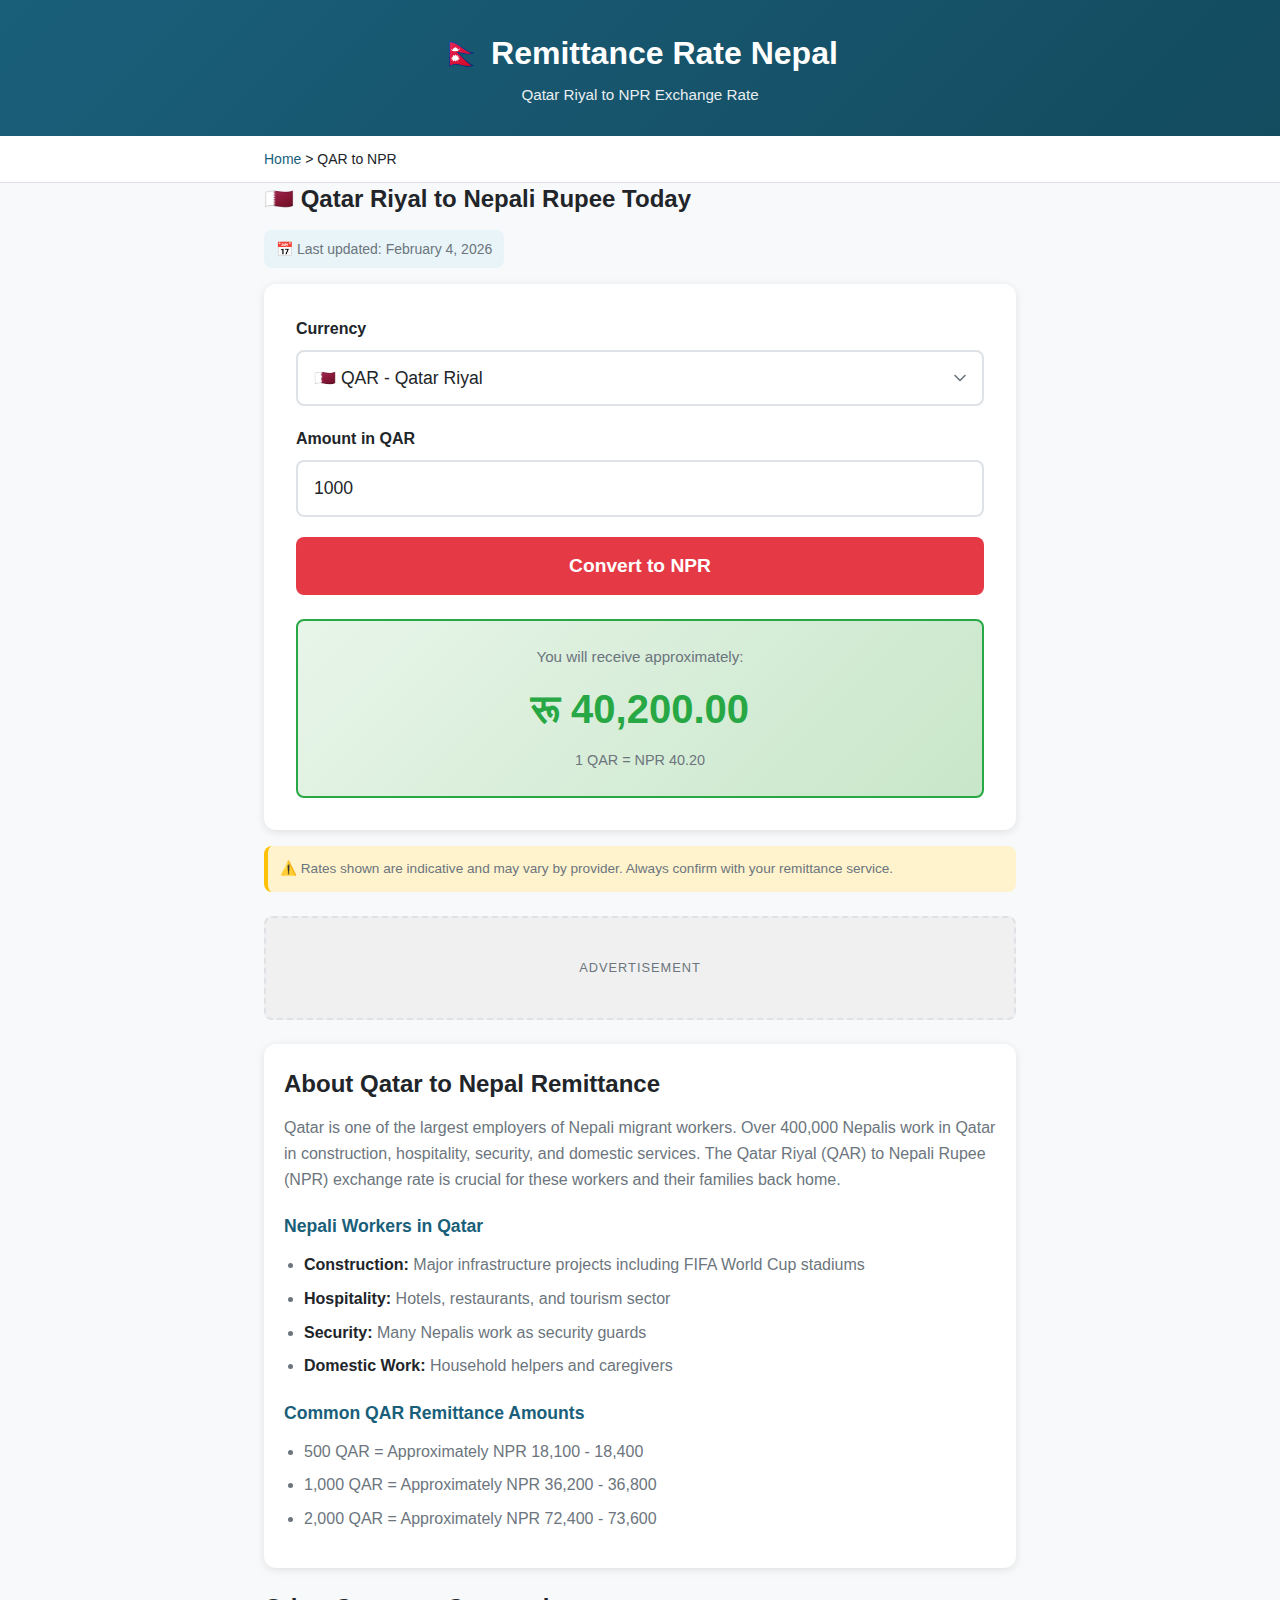
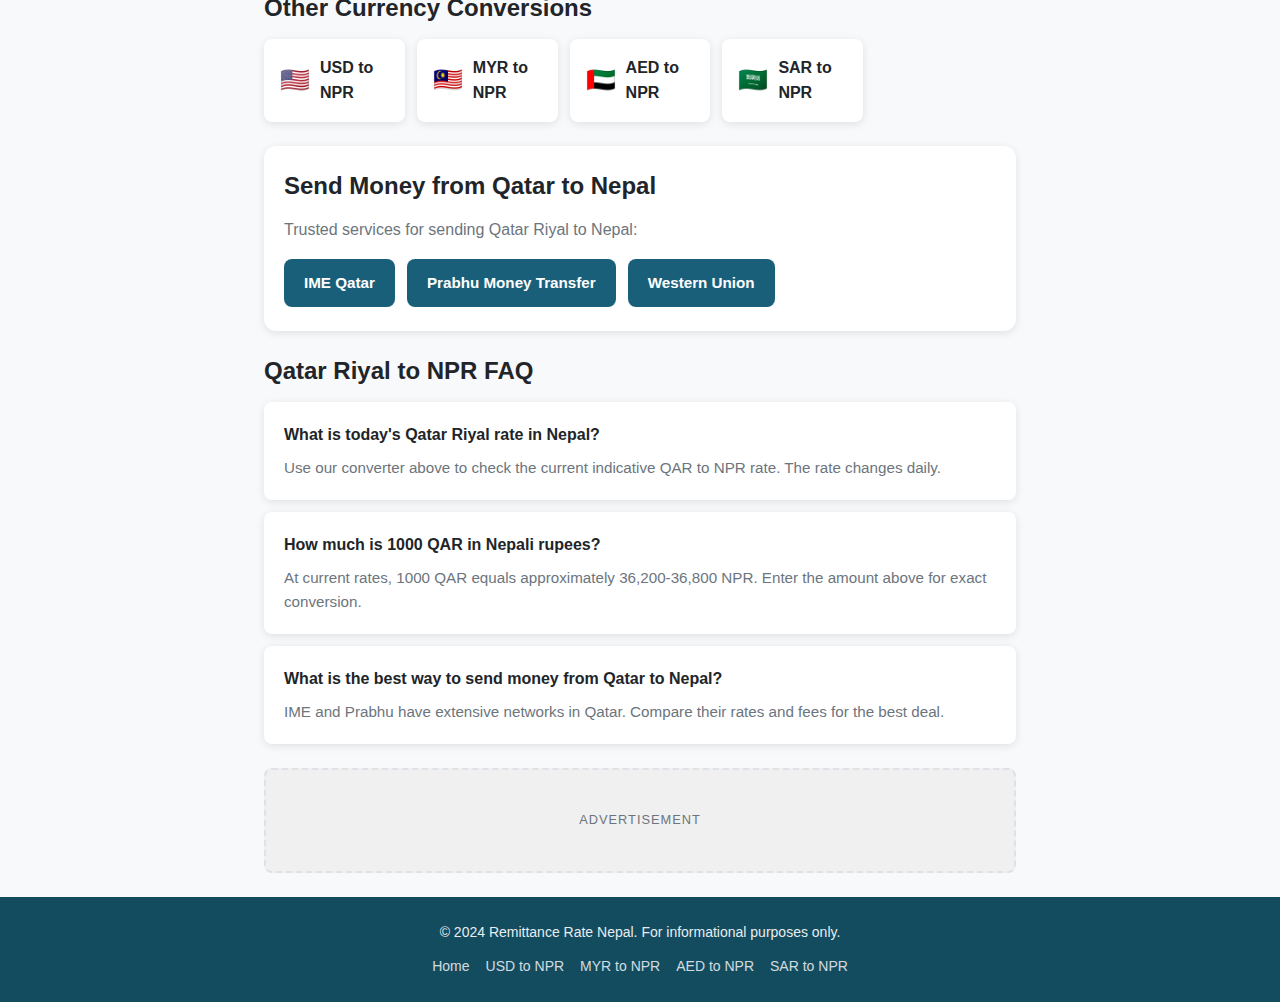
<file: qar-to-npr.html>
<!-- qar-to-npr.html -->
<!DOCTYPE html>
<html lang="en">
<head>
    <meta charset="UTF-8">
    <meta name="viewport" content="width=device-width, initial-scale=1.0">
    <title>QAR to NPR Today | Qatar Riyal Rate Nepal - Converter</title>
    <meta name="description" content="Convert Qatar Riyal to Nepali Rupee today. Check QAR to NPR rate for remittances from Qatar to Nepal. Free instant converter.">
    <link rel="canonical" href="https://remittancenepal.vercel.app/qar-to-npr.html">
    
    <!-- Open Graph -->
    <meta property="og:title" content="QAR to NPR Today | Qatar Riyal Rate Nepal">
    <meta property="og:description" content="Convert Qatar Riyal to Nepali Rupee today. Check QAR to NPR rate for remittances from Qatar.">
    <meta property="og:url" content="https://remittancenepal.vercel.app/qar-to-npr.html">
    <meta property="og:type" content="website">
    <meta property="og:locale" content="en_NP">
    <meta property="og:site_name" content="Remittance Rate Nepal">
    
    <!-- Twitter Card -->
    <meta name="twitter:card" content="summary_large_image">
    <meta name="twitter:title" content="QAR to NPR Today | Qatar Riyal Rate Nepal">
    <meta name="twitter:description" content="Convert Qatar Riyal to Nepali Rupee today. Check QAR to NPR rate for remittances from Qatar.">
    
    <link rel="stylesheet" href="styles.css">
    
    <!-- Schema.org JSON-LD -->
    <script type="application/ld+json">
    {
        "@context": "https://schema.org",
        "@type": "FinancialService",
        "name": "QAR to NPR Converter - Remittance Rate Nepal",
        "description": "Convert Qatar Riyal to Nepali Rupees at today's exchange rate",
        "url": "https://remittancenepal.vercel.app/qar-to-npr.html",
        "areaServed": {
            "@type": "Country",
            "name": "Nepal"
        },
        "serviceType": "Currency Exchange Rate Information"
    }
    </script>
    <script type="application/ld+json">
    {
        "@context": "https://schema.org",
        "@type": "FAQPage",
        "mainEntity": [
            {
                "@type": "Question",
                "name": "What is today's Qatar Riyal rate in Nepal?",
                "acceptedAnswer": {
                    "@type": "Answer",
                    "text": "The Qatar Riyal to Nepali Rupee rate changes daily. Use our converter to check the current indicative QAR to NPR exchange rate."
                }
            },
            {
                "@type": "Question",
                "name": "How much is 1000 QAR in Nepali rupees?",
                "acceptedAnswer": {
                    "@type": "Answer",
                    "text": "Enter 1000 in our converter to see today's value. Typically, 1000 QAR equals approximately 36,000-37,000 NPR."
                }
            },
            {
                "@type": "Question",
                "name": "How do Nepalis in Qatar send money home?",
                "acceptedAnswer": {
                    "@type": "Answer",
                    "text": "Nepalis in Qatar commonly use IME, Prabhu Money Transfer, Western Union, and bank transfers to send money to Nepal."
                }
            }
        ]
    }
    </script>
</head>
<body>
    <header class="header">
        <div class="container">
            <a href="/" class="logo-link"><h1 class="logo">🇳🇵 Remittance Rate Nepal</h1></a>
            <p class="tagline">Qatar Riyal to NPR Exchange Rate</p>
        </div>
    </header>

    <nav class="breadcrumb" aria-label="Breadcrumb">
        <div class="container">
            <a href="/">Home</a> &gt; <span>QAR to NPR</span>
        </div>
    </nav>

    <main class="container">
        <section class="converter-section" aria-labelledby="converter-heading">
            <h2 id="converter-heading" class="section-title">🇶🇦 Qatar Riyal to Nepali Rupee Today</h2>
            <p class="last-updated" id="lastUpdated">Loading rates...</p>
            
            <div class="converter-card">
                <div class="input-group">
                    <label for="currency" class="label">Currency</label>
                    <select id="currency" class="select-input" aria-label="Selected currency">
                        <option value="USD">🇺🇸 USD - US Dollar</option>
                        <option value="QAR" selected>🇶🇦 QAR - Qatar Riyal</option>
                        <option value="MYR">🇲🇾 MYR - Malaysian Ringgit</option>
                        <option value="AED">🇦🇪 AED - UAE Dirham</option>
                        <option value="SAR">🇸🇦 SAR - Saudi Riyal</option>
                    </select>
                </div>

                <div class="input-group">
                    <label for="amount" class="label">Amount in QAR</label>
                    <input type="number" id="amount" class="text-input" placeholder="Enter QAR amount" min="0" step="0.01" value="1000" aria-label="Enter amount in Qatar Riyal">
                </div>

                <button id="convertBtn" class="btn-primary" type="button">Convert to NPR</button>

                <div class="result-box" id="resultBox" aria-live="polite">
                    <p class="result-label">You will receive approximately:</p>
                    <p class="result-amount" id="resultAmount">रू 0.00</p>
                    <p class="result-rate" id="resultRate">Rate: --</p>
                </div>
            </div>

            <p class="disclaimer">⚠️ Rates shown are indicative and may vary by provider. Always confirm with your remittance service.</p>
        </section>

        <!-- Ad Placeholder -->
        <div class="ad-placeholder" aria-label="Advertisement">
            <p class="ad-label">Advertisement</p>
        </div>

        <section class="info-section" aria-labelledby="about-heading">
            <h2 id="about-heading" class="section-title">About Qatar to Nepal Remittance</h2>
            <p>Qatar is one of the largest employers of Nepali migrant workers. Over 400,000 Nepalis work in Qatar in construction, hospitality, security, and domestic services. The Qatar Riyal (QAR) to Nepali Rupee (NPR) exchange rate is crucial for these workers and their families back home.</p>
            
            <h3>Nepali Workers in Qatar</h3>
            <ul class="info-list">
                <li><strong>Construction:</strong> Major infrastructure projects including FIFA World Cup stadiums</li>
                <li><strong>Hospitality:</strong> Hotels, restaurants, and tourism sector</li>
                <li><strong>Security:</strong> Many Nepalis work as security guards</li>
                <li><strong>Domestic Work:</strong> Household helpers and caregivers</li>
            </ul>

            <h3>Common QAR Remittance Amounts</h3>
            <ul class="info-list">
                <li>500 QAR = Approximately NPR 18,100 - 18,400</li>
                <li>1,000 QAR = Approximately NPR 36,200 - 36,800</li>
                <li>2,000 QAR = Approximately NPR 72,400 - 73,600</li>
            </ul>
        </section>

        <section class="currency-links" aria-labelledby="other-currencies">
            <h2 id="other-currencies" class="section-title">Other Currency Conversions</h2>
            <nav class="currency-nav" aria-label="Other currency pages">
                <a href="/usd-to-npr.html" class="currency-link">
                    <span class="flag">🇺🇸</span>
                    <span>USD to NPR</span>
                </a>
                <a href="/myr-to-npr.html" class="currency-link">
                    <span class="flag">🇲🇾</span>
                    <span>MYR to NPR</span>
                </a>
                <a href="/aed-to-npr.html" class="currency-link">
                    <span class="flag">🇦🇪</span>
                    <span>AED to NPR</span>
                </a>
                <a href="/sar-to-npr.html" class="currency-link">
                    <span class="flag">🇸🇦</span>
                    <span>SAR to NPR</span>
                </a>
            </nav>
        </section>

        <!-- Affiliate Links Section -->
        <section class="partners-section" aria-labelledby="partners-heading">
            <h2 id="partners-heading" class="section-title">Send Money from Qatar to Nepal</h2>
            <p>Trusted services for sending Qatar Riyal to Nepal:</p>
            <div class="partner-links">
                <a href="https://www.ime.com.np" rel="nofollow noopener" target="_blank" class="partner-link">IME Qatar</a>
                <a href="https://www.pfrda.com.np" rel="nofollow noopener" target="_blank" class="partner-link">Prabhu Money Transfer</a>
                <a href="https://www.westernunion.com" rel="nofollow noopener" target="_blank" class="partner-link">Western Union</a>
            </div>
        </section>

        <section class="faq-section" aria-labelledby="faq-heading">
            <h2 id="faq-heading" class="section-title">Qatar Riyal to NPR FAQ</h2>
            
            <div class="faq-item">
                <h3 class="faq-question">What is today's Qatar Riyal rate in Nepal?</h3>
                <p class="faq-answer">Use our converter above to check the current indicative QAR to NPR rate. The rate changes daily.</p>
            </div>
            
            <div class="faq-item">
                <h3 class="faq-question">How much is 1000 QAR in Nepali rupees?</h3>
                <p class="faq-answer">At current rates, 1000 QAR equals approximately 36,200-36,800 NPR. Enter the amount above for exact conversion.</p>
            </div>
            
            <div class="faq-item">
                <h3 class="faq-question">What is the best way to send money from Qatar to Nepal?</h3>
                <p class="faq-answer">IME and Prabhu have extensive networks in Qatar. Compare their rates and fees for the best deal.</p>
            </div>
        </section>

        <!-- Ad Placeholder -->
        <div class="ad-placeholder" aria-label="Advertisement">
            <p class="ad-label">Advertisement</p>
        </div>
    </main>

    <footer class="footer">
        <div class="container">
            <p>&copy; 2024 Remittance Rate Nepal. For informational purposes only.</p>
            <nav class="footer-nav" aria-label="Footer navigation">
                <a href="/">Home</a>
                <a href="/usd-to-npr.html">USD to NPR</a>
                <a href="/myr-to-npr.html">MYR to NPR</a>
                <a href="/aed-to-npr.html">AED to NPR</a>
                <a href="/sar-to-npr.html">SAR to NPR</a>
            </nav>
        </div>
    </footer>

    <script src="main.js"></script>
</body>
</html>
</file>
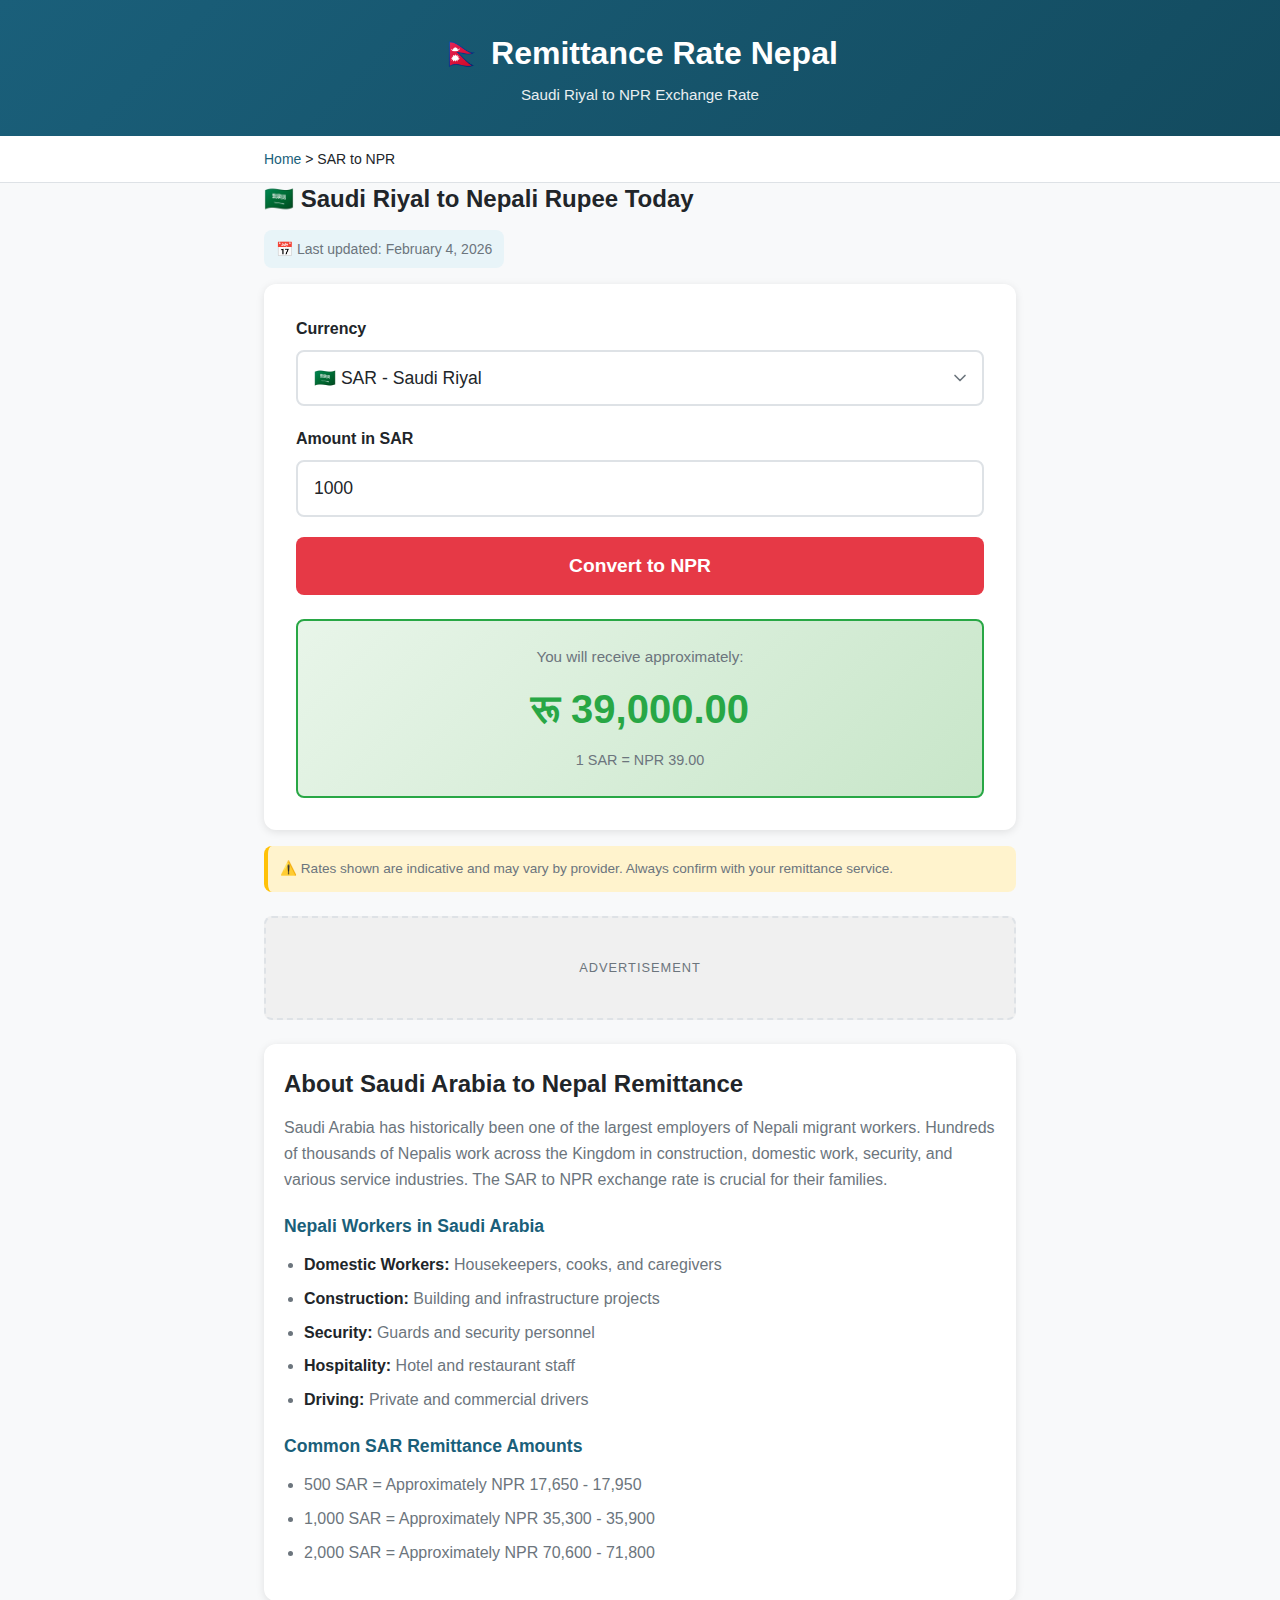
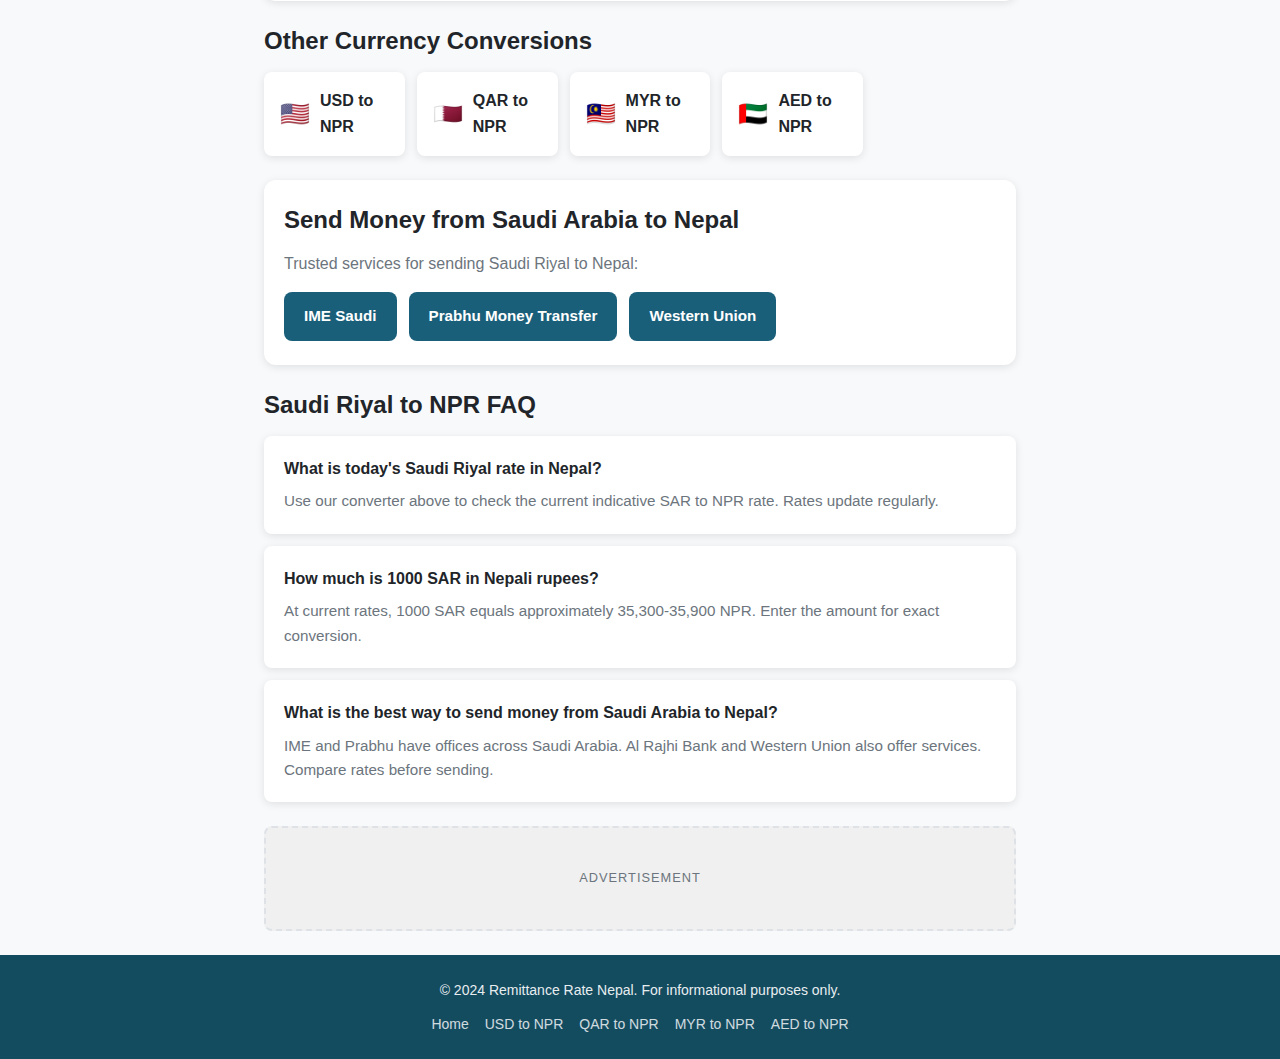
<file: sar-to-npr.html>
<!-- sar-to-npr.html --> <!DOCTYPE html> <html lang="en"> <head> <meta charset="UTF-8"> <meta name="viewport" content="width=device-width, initial-scale=1.0"> <title>SAR to NPR Today | Saudi Riyal Rate Nepal - Converter</title> <meta name="description" content="Convert Saudi Riyal to Nepali Rupee today. Check SAR to NPR rate for remittances from Saudi Arabia to Nepal. Free calculator."> <link rel="canonical" href="https://remittancenepal.vercel.app/sar-to-npr.html"> <!-- Open Graph --> <meta property="og:title" content="SAR to NPR Today | Saudi Riyal Rate Nepal"> <meta property="og:description" content="Convert Saudi Riyal to Nepali Rupee today. Check SAR to NPR rate for remittances from Saudi Arabia."> <meta property="og:url" content="https://remittancenepal.vercel.app/sar-to-npr.html"> <meta property="og:type" content="website"> <meta property="og:locale" content="en_NP"> <meta property="og:site_name" content="Remittance Rate Nepal"> <!-- Twitter Card --> <meta name="twitter:card" content="summary_large_image"> <meta name="twitter:title" content="SAR to NPR Today | Saudi Riyal Rate Nepal"> <meta name="twitter:description" content="Convert Saudi Riyal to Nepali Rupee today. Check SAR to NPR rate for remittances from Saudi Arabia."> <link rel="stylesheet" href="styles.css"> <!-- Schema.org JSON-LD --> <script type="application/ld+json"> { "@context": "https://schema.org", "@type": "FinancialService", "name": "SAR to NPR Converter - Remittance Rate Nepal", "description": "Convert Saudi Riyal to Nepali Rupees at today's exchange rate", "url": "https://remittancenepal.vercel.app/sar-to-npr.html", "areaServed": { "@type": "Country", "name": "Nepal" }, "serviceType": "Currency Exchange Rate Information" } </script> <script type="application/ld+json"> { "@context": "https://schema.org", "@type": "FAQPage", "mainEntity": [ { "@type": "Question", "name": "What is today's Saudi Riyal rate in Nepal?", "acceptedAnswer": { "@type": "Answer", "text": "The SAR to NPR rate changes daily. Use our converter to check the current indicative Saudi Riyal to Nepali Rupee exchange rate." } }, { "@type": "Question", "name": "How much is 1000 SAR in Nepali rupees?", "acceptedAnswer": { "@type": "Answer", "text": "Enter 1000 in our converter to see today's value. Typically, 1000 SAR equals approximately 35,300-35,900 NPR." } }, { "@type": "Question", "name": "How do I send money from Saudi Arabia to Nepal?", "acceptedAnswer": { "@type": "Answer", "text": "You can use services like IME, Prabhu Money Transfer, Western Union, or Al Rajhi Bank to send money from Saudi Arabia to Nepal." } } ] } </script> </head> <body> <header class="header"> <div class="container"> <a href="/" class="logo-link"><h1 class="logo">🇳🇵 Remittance Rate Nepal</h1></a> <p class="tagline">Saudi Riyal to NPR Exchange Rate</p> </div> </header> <nav class="breadcrumb" aria-label="Breadcrumb"> <div class="container"> <a href="/">Home</a> &gt; <span>SAR to NPR</span> </div> </nav> <main class="container"> <section class="converter-section" aria-labelledby="converter-heading"> <h2 id="converter-heading" class="section-title">🇸🇦 Saudi Riyal to Nepali Rupee Today</h2> <p class="last-updated" id="lastUpdated">Loading rates...</p> <div class="converter-card"> <div class="input-group"> <label for="currency" class="label">Currency</label> <select id="currency" class="select-input" aria-label="Selected currency"> <option value="USD">🇺🇸 USD - US Dollar</option> <option value="QAR">🇶🇦 QAR - Qatar Riyal</option> <option value="MYR">🇲🇾 MYR - Malaysian Ringgit</option> <option value="AED">🇦🇪 AED - UAE Dirham</option> <option value="SAR" selected>🇸🇦 SAR - Saudi Riyal</option> </select> </div> <div class="input-group"> <label for="amount" class="label">Amount in SAR</label> <input type="number" id="amount" class="text-input" placeholder="Enter SAR amount" min="0" step="0.01" value="1000" aria-label="Enter amount in Saudi Riyal"> </div> <button id="convertBtn" class="btn-primary" type="button">Convert to NPR</button> <div class="result-box" id="resultBox" aria-live="polite"> <p class="result-label">You will receive approximately:</p> <p class="result-amount" id="resultAmount">रू 0.00</p> <p class="result-rate" id="resultRate">Rate: --</p> </div> </div> <p class="disclaimer">⚠️ Rates shown are indicative and may vary by provider. Always confirm with your remittance service.</p> </section> <!-- Ad Placeholder --> <div class="ad-placeholder" aria-label="Advertisement"> <p class="ad-label">Advertisement</p> </div> <section class="info-section" aria-labelledby="about-heading"> <h2 id="about-heading" class="section-title">About Saudi Arabia to Nepal Remittance</h2> <p>Saudi Arabia has historically been one of the largest employers of Nepali migrant workers. Hundreds of thousands of Nepalis work across the Kingdom in construction, domestic work, security, and various service industries. The SAR to NPR exchange rate is crucial for their families.</p> <h3>Nepali Workers in Saudi Arabia</h3> <ul class="info-list"> <li><strong>Domestic Workers:</strong> Housekeepers, cooks, and caregivers</li> <li><strong>Construction:</strong> Building and infrastructure projects</li> <li><strong>Security:</strong> Guards and security personnel</li> <li><strong>Hospitality:</strong> Hotel and restaurant staff</li> <li><strong>Driving:</strong> Private and commercial drivers</li> </ul> <h3>Common SAR Remittance Amounts</h3> <ul class="info-list"> <li>500 SAR = Approximately NPR 17,650 - 17,950</li> <li>1,000 SAR = Approximately NPR 35,300 - 35,900</li> <li>2,000 SAR = Approximately NPR 70,600 - 71,800</li> </ul> </section> <section class="currency-links" aria-labelledby="other-currencies"> <h2 id="other-currencies" class="section-title">Other Currency Conversions</h2> <nav class="currency-nav" aria-label="Other currency pages"> <a href="/usd-to-npr.html" class="currency-link"> <span class="flag">🇺🇸</span> <span>USD to NPR</span> </a> <a href="/qar-to-npr.html" class="currency-link"> <span class="flag">🇶🇦</span> <span>QAR to NPR</span> </a> <a href="/myr-to-npr.html" class="currency-link"> <span class="flag">🇲🇾</span> <span>MYR to NPR</span> </a> <a href="/aed-to-npr.html" class="currency-link"> <span class="flag">🇦🇪</span> <span>AED to NPR</span> </a> </nav> </section> <!-- Affiliate Links Section --> <section class="partners-section" aria-labelledby="partners-heading"> <h2 id="partners-heading" class="section-title">Send Money from Saudi Arabia to Nepal</h2> <p>Trusted services for sending Saudi Riyal to Nepal:</p> <div class="partner-links"> <a href="https://www.ime.com.np" rel="nofollow noopener" target="_blank" class="partner-link">IME Saudi</a> <a href="https://www.pfrda.com.np" rel="nofollow noopener" target="_blank" class="partner-link">Prabhu Money Transfer</a> <a href="https://www.westernunion.com" rel="nofollow noopener" target="_blank" class="partner-link">Western Union</a> </div> </section> <section class="faq-section" aria-labelledby="faq-heading"> <h2 id="faq-heading" class="section-title">Saudi Riyal to NPR FAQ</h2> <div class="faq-item"> <h3 class="faq-question">What is today's Saudi Riyal rate in Nepal?</h3> <p class="faq-answer">Use our converter above to check the current indicative SAR to NPR rate. Rates update regularly.</p> </div> <div class="faq-item"> <h3 class="faq-question">How much is 1000 SAR in Nepali rupees?</h3> <p class="faq-answer">At current rates, 1000 SAR equals approximately 35,300-35,900 NPR. Enter the amount for exact conversion.</p> </div> <div class="faq-item"> <h3 class="faq-question">What is the best way to send money from Saudi Arabia to Nepal?</h3> <p class="faq-answer">IME and Prabhu have offices across Saudi Arabia. Al Rajhi Bank and Western Union also offer services. Compare rates before sending.</p> </div> </section> <!-- Ad Placeholder --> <div class="ad-placeholder" aria-label="Advertisement"> <p class="ad-label">Advertisement</p> </div> </main> <footer class="footer"> <div class="container"> <p>&copy; 2024 Remittance Rate Nepal. For informational purposes only.</p> <nav class="footer-nav" aria-label="Footer navigation"> <a href="/">Home</a> <a href="/usd-to-npr.html">USD to NPR</a> <a href="/qar-to-npr.html">QAR to NPR</a> <a href="/myr-to-npr.html">MYR to NPR</a> <a href="/aed-to-npr.html">AED to NPR</a> </nav> </div> </footer> <script src="main.js"></script> </body> </html>
</file>
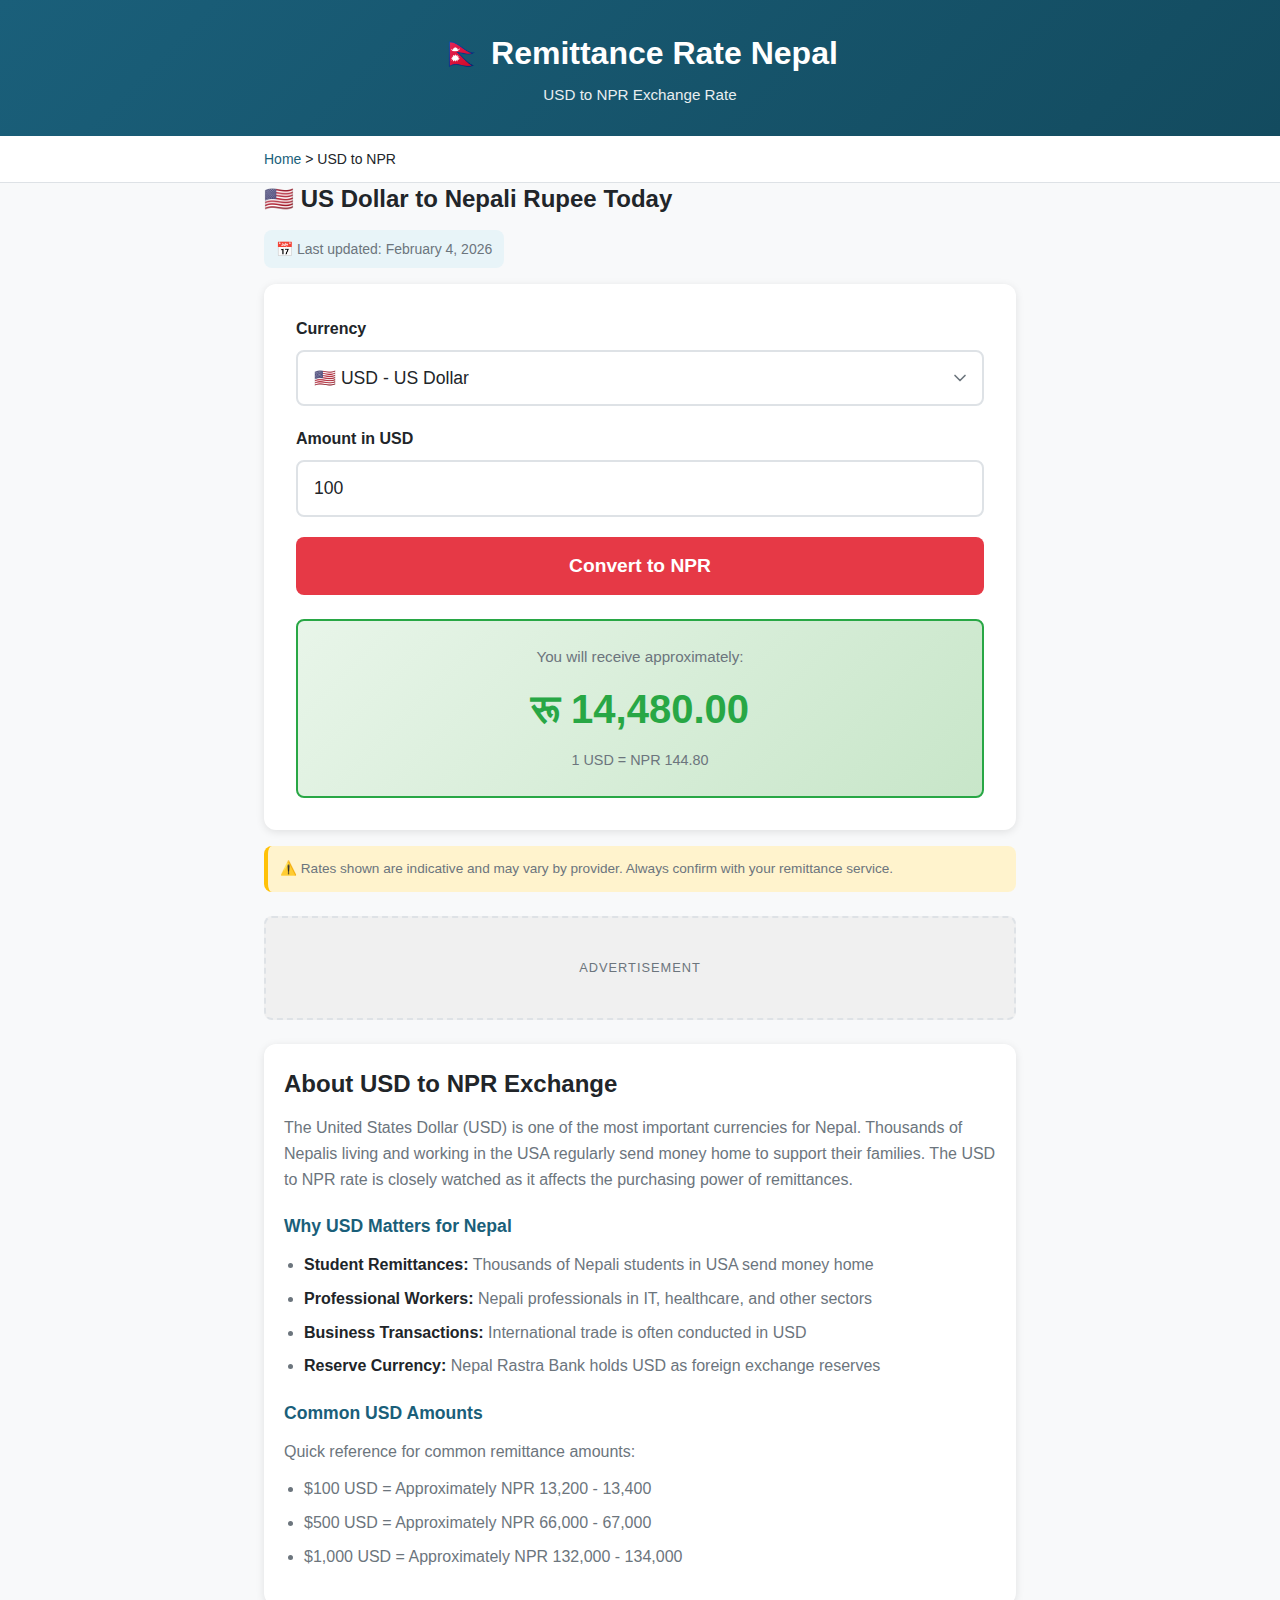
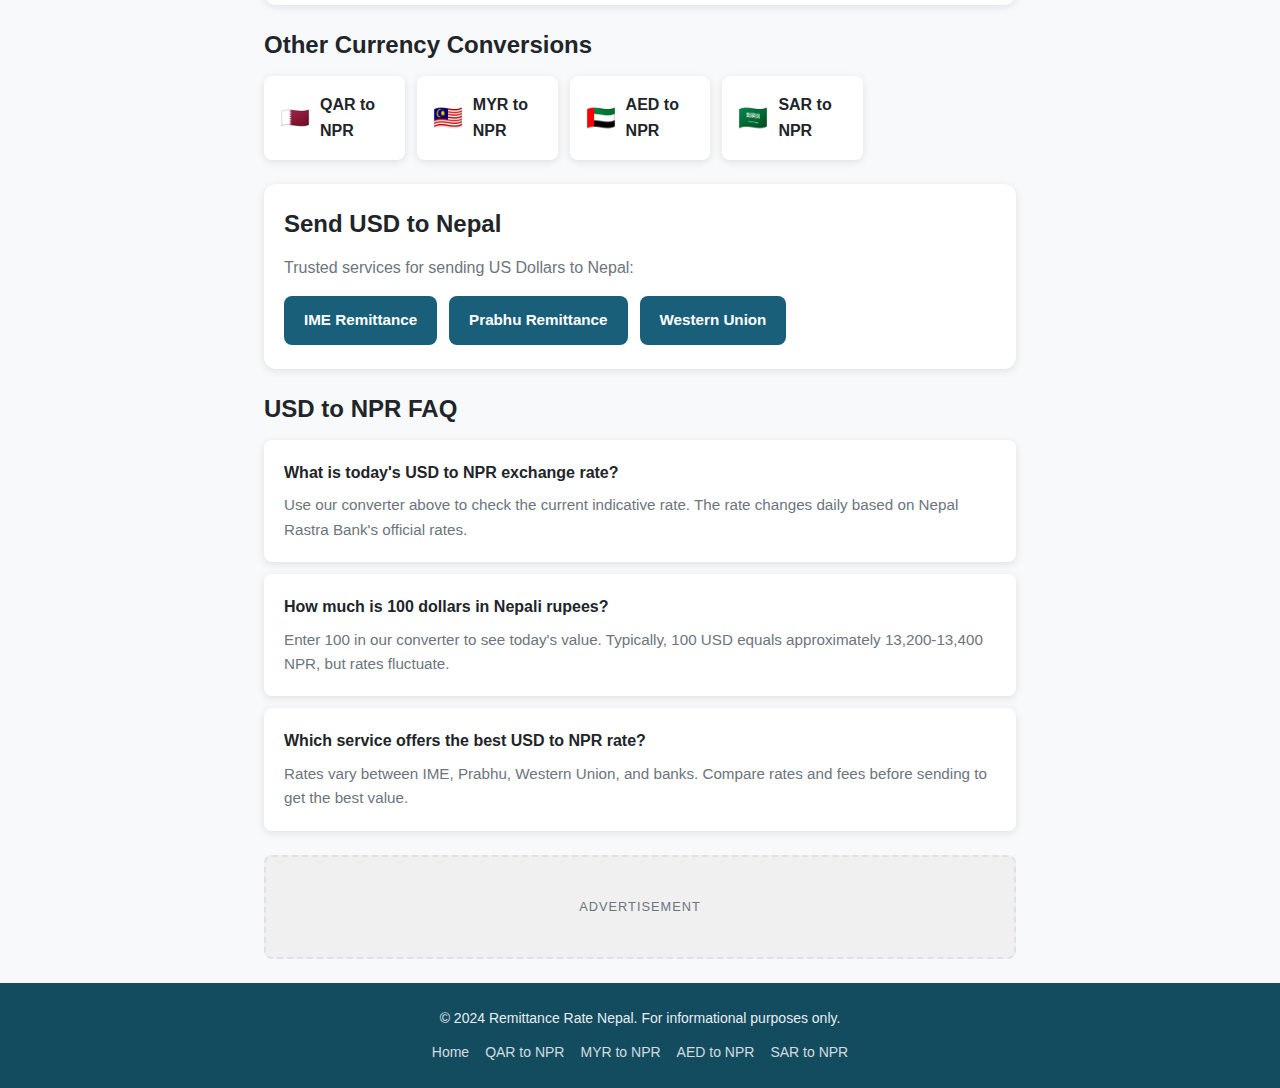
<file: usd-to-npr.html>
<!-- usd-to-npr.html --> <!DOCTYPE html> <html lang="en"> <head> <meta charset="UTF-8"> <meta name="viewport" content="width=device-width, initial-scale=1.0"> <title>USD to NPR Today | Dollar Rate in Nepal - Live Converter</title> <meta name="description" content="Check today's US Dollar to Nepali Rupee exchange rate. Convert USD to NPR instantly with our free calculator. Updated daily for Nepal."> <link rel="canonical" href="https://remittancenepal.vercel.app/usd-to-npr.html"> <!-- Open Graph --> <meta property="og:title" content="USD to NPR Today | Dollar Rate in Nepal"> <meta property="og:description" content="Check today's US Dollar to Nepali Rupee exchange rate. Convert USD to NPR instantly."> <meta property="og:url" content="https://remittancenepal.vercel.app/usd-to-npr.html"> <meta property="og:type" content="website"> <meta property="og:locale" content="en_NP"> <meta property="og:site_name" content="Remittance Rate Nepal"> <!-- Twitter Card --> <meta name="twitter:card" content="summary_large_image"> <meta name="twitter:title" content="USD to NPR Today | Dollar Rate in Nepal"> <meta name="twitter:description" content="Check today's US Dollar to Nepali Rupee exchange rate. Convert USD to NPR instantly."> <link rel="stylesheet" href="styles.css"> <!-- Schema.org JSON-LD --> <script type="application/ld+json"> { "@context": "https://schema.org", "@type": "FinancialService", "name": "USD to NPR Converter - Remittance Rate Nepal", "description": "Convert US Dollars to Nepali Rupees at today's exchange rate", "url": "https://remittancenepal.vercel.app/usd-to-npr.html", "areaServed": { "@type": "Country", "name": "Nepal" }, "serviceType": "Currency Exchange Rate Information" } </script> <script type="application/ld+json"> { "@context": "https://schema.org", "@type": "FAQPage", "mainEntity": [ { "@type": "Question", "name": "What is today's USD to NPR exchange rate?", "acceptedAnswer": { "@type": "Answer", "text": "The USD to NPR exchange rate changes daily. Use our converter to check the current indicative rate for US Dollar to Nepali Rupee conversion." } }, { "@type": "Question", "name": "How much is 100 dollars in Nepali rupees?", "acceptedAnswer": { "@type": "Answer", "text": "Enter 100 in our converter to see the current value in Nepali Rupees. The rate varies daily based on market conditions." } }, { "@type": "Question", "name": "Where can I send USD to Nepal?", "acceptedAnswer": { "@type": "Answer", "text": "You can send USD to Nepal through services like IME, Prabhu Remittance, Western Union, and various banks. Compare rates before sending." } } ] } </script> </head> <body> <header class="header"> <div class="container"> <a href="/" class="logo-link"><h1 class="logo">🇳🇵 Remittance Rate Nepal</h1></a> <p class="tagline">USD to NPR Exchange Rate</p> </div> </header> <nav class="breadcrumb" aria-label="Breadcrumb"> <div class="container"> <a href="/">Home</a> &gt; <span>USD to NPR</span> </div> </nav> <main class="container"> <section class="converter-section" aria-labelledby="converter-heading"> <h2 id="converter-heading" class="section-title">🇺🇸 US Dollar to Nepali Rupee Today</h2> <p class="last-updated" id="lastUpdated">Loading rates...</p> <div class="converter-card"> <div class="input-group"> <label for="currency" class="label">Currency</label> <select id="currency" class="select-input" aria-label="Selected currency"> <option value="USD" selected>🇺🇸 USD - US Dollar</option> <option value="QAR">🇶🇦 QAR - Qatar Riyal</option> <option value="MYR">🇲🇾 MYR - Malaysian Ringgit</option> <option value="AED">🇦🇪 AED - UAE Dirham</option> <option value="SAR">🇸🇦 SAR - Saudi Riyal</option> </select> </div> <div class="input-group"> <label for="amount" class="label">Amount in USD</label> <input type="number" id="amount" class="text-input" placeholder="Enter USD amount" min="0" step="0.01" value="100" aria-label="Enter amount in US Dollars"> </div> <button id="convertBtn" class="btn-primary" type="button">Convert to NPR</button> <div class="result-box" id="resultBox" aria-live="polite"> <p class="result-label">You will receive approximately:</p> <p class="result-amount" id="resultAmount">रू 0.00</p> <p class="result-rate" id="resultRate">Rate: --</p> </div> </div> <p class="disclaimer">⚠️ Rates shown are indicative and may vary by provider. Always confirm with your remittance service.</p> </section> <!-- Ad Placeholder --> <div class="ad-placeholder" aria-label="Advertisement"> <p class="ad-label">Advertisement</p> </div> <section class="info-section" aria-labelledby="about-heading"> <h2 id="about-heading" class="section-title">About USD to NPR Exchange</h2> <p>The United States Dollar (USD) is one of the most important currencies for Nepal. Thousands of Nepalis living and working in the USA regularly send money home to support their families. The USD to NPR rate is closely watched as it affects the purchasing power of remittances.</p> <h3>Why USD Matters for Nepal</h3> <ul class="info-list"> <li><strong>Student Remittances:</strong> Thousands of Nepali students in USA send money home</li> <li><strong>Professional Workers:</strong> Nepali professionals in IT, healthcare, and other sectors</li> <li><strong>Business Transactions:</strong> International trade is often conducted in USD</li> <li><strong>Reserve Currency:</strong> Nepal Rastra Bank holds USD as foreign exchange reserves</li> </ul> <h3>Common USD Amounts</h3> <p>Quick reference for common remittance amounts:</p> <ul class="info-list"> <li>$100 USD = Approximately NPR 13,200 - 13,400</li> <li>$500 USD = Approximately NPR 66,000 - 67,000</li> <li>$1,000 USD = Approximately NPR 132,000 - 134,000</li> </ul> </section> <section class="currency-links" aria-labelledby="other-currencies"> <h2 id="other-currencies" class="section-title">Other Currency Conversions</h2> <nav class="currency-nav" aria-label="Other currency pages"> <a href="/qar-to-npr.html" class="currency-link"> <span class="flag">🇶🇦</span> <span>QAR to NPR</span> </a> <a href="/myr-to-npr.html" class="currency-link"> <span class="flag">🇲🇾</span> <span>MYR to NPR</span> </a> <a href="/aed-to-npr.html" class="currency-link"> <span class="flag">🇦🇪</span> <span>AED to NPR</span> </a> <a href="/sar-to-npr.html" class="currency-link"> <span class="flag">🇸🇦</span> <span>SAR to NPR</span> </a> </nav> </section> <!-- Affiliate Links Section --> <section class="partners-section" aria-labelledby="partners-heading"> <h2 id="partners-heading" class="section-title">Send USD to Nepal</h2> <p>Trusted services for sending US Dollars to Nepal:</p> <div class="partner-links"> <a href="https://www.ime.com.np" rel="nofollow noopener" target="_blank" class="partner-link">IME Remittance</a> <a href="https://www.pfrda.com.np" rel="nofollow noopener" target="_blank" class="partner-link">Prabhu Remittance</a> <a href="https://www.westernunion.com" rel="nofollow noopener" target="_blank" class="partner-link">Western Union</a> </div> </section> <section class="faq-section" aria-labelledby="faq-heading"> <h2 id="faq-heading" class="section-title">USD to NPR FAQ</h2> <div class="faq-item"> <h3 class="faq-question">What is today's USD to NPR exchange rate?</h3> <p class="faq-answer">Use our converter above to check the current indicative rate. The rate changes daily based on Nepal Rastra Bank's official rates.</p> </div> <div class="faq-item"> <h3 class="faq-question">How much is 100 dollars in Nepali rupees?</h3> <p class="faq-answer">Enter 100 in our converter to see today's value. Typically, 100 USD equals approximately 13,200-13,400 NPR, but rates fluctuate.</p> </div> <div class="faq-item"> <h3 class="faq-question">Which service offers the best USD to NPR rate?</h3> <p class="faq-answer">Rates vary between IME, Prabhu, Western Union, and banks. Compare rates and fees before sending to get the best value.</p> </div> </section> <!-- Ad Placeholder --> <div class="ad-placeholder" aria-label="Advertisement"> <p class="ad-label">Advertisement</p> </div> </main> <footer class="footer"> <div class="container"> <p>&copy; 2024 Remittance Rate Nepal. For informational purposes only.</p> <nav class="footer-nav" aria-label="Footer navigation"> <a href="/">Home</a> <a href="/qar-to-npr.html">QAR to NPR</a> <a href="/myr-to-npr.html">MYR to NPR</a> <a href="/aed-to-npr.html">AED to NPR</a> <a href="/sar-to-npr.html">SAR to NPR</a> </nav> </div> </footer> <script src="main.js"></script> </body> </html>
</file>
<file: styles.css>
/* styles.css */ :root { --primary-color: #1a5f7a; --primary-dark: #134b5f; --secondary-color: #e63946; --background: #f8f9fa; --card-bg: #ffffff; --text-primary: #212529; --text-secondary: #6c757d; --border-color: #dee2e6; --success-color: #28a745; --warning-color: #ffc107; --shadow: 0 2px 8px rgba(0, 0, 0, 0.1); --shadow-lg: 0 4px 16px rgba(0, 0, 0, 0.15); --radius: 12px; --radius-sm: 8px; } * { box-sizing: border-box; margin: 0; padding: 0; } html { font-size: 16px; -webkit-text-size-adjust: 100%; } body { font-family: -apple-system, BlinkMacSystemFont, 'Segoe UI', Roboto, Oxygen, Ubuntu, sans-serif; background-color: var(--background); color: var(--text-primary); line-height: 1.6; min-height: 100vh; display: flex; flex-direction: column; } .container { width: 100%; max-width: 800px; margin: 0 auto; padding: 0 16px; } /* Header */ .header { background: linear-gradient(135deg, var(--primary-color), var(--primary-dark)); color: white; padding: 20px 0; text-align: center; } .logo { font-size: 1.5rem; font-weight: 700; margin-bottom: 4px; } .logo-link { color: white; text-decoration: none; } .tagline { font-size: 0.95rem; opacity: 0.9; } /* Breadcrumb */ .breadcrumb { background: var(--card-bg); padding: 12px 0; font-size: 0.875rem; border-bottom: 1px solid var(--border-color); } .breadcrumb a { color: var(--primary-color); text-decoration: none; } .breadcrumb a:hover { text-decoration: underline; } /* Main Content */ main { flex: 1; padding: 20px 0 40px; } .section-title { font-size: 1.35rem; font-weight: 700; color: var(--text-primary); margin-bottom: 16px; line-height: 1.3; } /* Converter Section */ .converter-section { margin-bottom: 24px; } .last-updated { font-size: 0.875rem; color: var(--text-secondary); margin-bottom: 16px; padding: 8px 12px; background: #e8f4f8; border-radius: var(--radius-sm); display: inline-block; } .converter-card { background: var(--card-bg); border-radius: var(--radius); padding: 24px 20px; box-shadow: var(--shadow); } .input-group { margin-bottom: 20px; } .label { display: block; font-size: 1rem; font-weight: 600; margin-bottom: 8px; color: var(--text-primary); } .select-input, .text-input { width: 100%; padding: 16px; font-size: 1.1rem; border: 2px solid var(--border-color); border-radius: var(--radius-sm); background: var(--card-bg); color: var(--text-primary); transition: border-color 0.2s; -webkit-appearance: none; appearance: none; } .select-input { background-image: url("data:image/svg+xml,%3Csvg xmlns='http://www.w3.org/2000/svg' width='24' height='24' viewBox='0 0 24 24' fill='none' stroke='%236c757d' stroke-width='2' stroke-linecap='round' stroke-linejoin='round'%3E%3Cpolyline points='6,9 12,15 18,9'%3E%3C/polyline%3E%3C/svg%3E"); background-repeat: no-repeat; background-position: right 12px center; background-size: 20px; padding-right: 44px; } .select-input:focus, .text-input:focus { outline: none; border-color: var(--primary-color); } .text-input::placeholder { color: var(--text-secondary); } .btn-primary { width: 100%; padding: 18px 24px; font-size: 1.2rem; font-weight: 700; color: white; background: var(--secondary-color); border: none; border-radius: var(--radius-sm); cursor: pointer; transition: background 0.2s, transform 0.1s; touch-action: manipulation; } .btn-primary:hover { background: #c5303c; } .btn-primary:active { transform: scale(0.98); } .result-box { margin-top: 24px; padding: 24px 20px; background: linear-gradient(135deg, #e8f5e9, #c8e6c9); border-radius: var(--radius-sm); text-align: center; border: 2px solid var(--success-color); } .result-label { font-size: 0.95rem; color: var(--text-secondary); margin-bottom: 8px; } .result-amount { font-size: 2rem; font-weight: 700; color: var(--success-color); margin-bottom: 8px; word-break: break-word; } .result-rate { font-size: 0.9rem; color: var(--text-secondary); } .disclaimer { font-size: 0.85rem; color: var(--text-secondary); margin-top: 16px; padding: 12px; background: #fff3cd; border-radius: var(--radius-sm); border-left: 4px solid var(--warning-color); } /* Ad Placeholder */ .ad-placeholder { background: #f0f0f0; border: 2px dashed var(--border-color); border-radius: var(--radius-sm); padding: 40px 20px; text-align: center; margin: 24px 0; } .ad-label { font-size: 0.8rem; color: var(--text-secondary); text-transform: uppercase; letter-spacing: 1px; } /* Rates Table */ .rates-section { margin-bottom: 24px; } .table-container { overflow-x: auto; -webkit-overflow-scrolling: touch; } .rates-table { width: 100%; border-collapse: collapse; background: var(--card-bg); border-radius: var(--radius); overflow: hidden; box-shadow: var(--shadow); } .rates-table th, .rates-table td { padding: 16px 12px; text-align: left; border-bottom: 1px solid var(--border-color); } .rates-table th { background: var(--primary-color); color: white; font-weight: 600; font-size: 0.9rem; } .rates-table td { font-size: 1rem; } .rates-table tbody tr:hover { background: #f8f9fa; } .rates-table tbody tr:last-child td { border-bottom: none; } .loading-cell { text-align: center; color: var(--text-secondary); padding: 24px; } .error-cell { text-align: center; color: var(--secondary-color); padding: 24px; } /* Currency Links */ .currency-links { margin-bottom: 24px; } .currency-nav { display: grid; grid-template-columns: repeat(2, 1fr); gap: 12px; } .currency-link { display: flex; align-items: center; gap: 10px; padding: 16px; background: var(--card-bg); border-radius: var(--radius-sm); text-decoration: none; color: var(--text-primary); font-weight: 600; box-shadow: var(--shadow); transition: transform 0.2s, box-shadow 0.2s; } .currency-link:hover { transform: translateY(-2px); box-shadow: var(--shadow-lg); } .currency-link .flag { font-size: 1.5rem; } /* Info Section */ .info-section { background: var(--card-bg); padding: 24px 20px; border-radius: var(--radius); margin-bottom: 24px; box-shadow: var(--shadow); } .info-section h3 { font-size: 1.1rem; margin: 20px 0 12px; color: var(--primary-color); } .info-section p { margin-bottom: 12px; color: var(--text-secondary); } .info-list { padding-left: 20px; margin-bottom: 12px; } .info-list li { margin-bottom: 8px; color: var(--text-secondary); } .info-list strong { color: var(--text-primary); } /* Partners Section */ .partners-section { background: var(--card-bg); padding: 24px 20px; border-radius: var(--radius); margin-bottom: 24px; box-shadow: var(--shadow); } .partners-section p { color: var(--text-secondary); margin-bottom: 16px; } .partner-links { display: flex; flex-wrap: wrap; gap: 12px; } .partner-link { display: inline-block; padding: 12px 20px; background: var(--primary-color); color: white; text-decoration: none; border-radius: var(--radius-sm); font-weight: 600; font-size: 0.95rem; transition: background 0.2s; } .partner-link:hover { background: var(--primary-dark); } /* FAQ Section */ .faq-section { margin-bottom: 24px; } .faq-item { background: var(--card-bg); padding: 20px; border-radius: var(--radius-sm); margin-bottom: 12px; box-shadow: var(--shadow); } .faq-question { font-size: 1rem; font-weight: 600; color: var(--text-primary); margin-bottom: 8px; } .faq-answer { font-size: 0.95rem; color: var(--text-secondary); line-height: 1.6; } /* Footer */ .footer { background: var(--primary-dark); color: white; padding: 24px 0; text-align: center; margin-top: auto; } .footer p { font-size: 0.875rem; opacity: 0.9; margin-bottom: 12px; } .footer-nav { display: flex; flex-wrap: wrap; justify-content: center; gap: 16px; } .footer-nav a { color: white; text-decoration: none; font-size: 0.875rem; opacity: 0.8; transition: opacity 0.2s; } .footer-nav a:hover { opacity: 1; text-decoration: underline; } /* Error State */ .error-message { background: #f8d7da; color: #721c24; padding: 16px; border-radius: var(--radius-sm); margin-bottom: 16px; text-align: center; } /* Responsive */ @media (min-width: 480px) { .logo { font-size: 1.75rem; } .section-title { font-size: 1.5rem; } .result-amount { font-size: 2.5rem; } .currency-nav { grid-template-columns: repeat(3, 1fr); } } @media (min-width: 768px) { .container { padding: 0 24px; } .header { padding: 28px 0; } .logo { font-size: 2rem; } .converter-card { padding: 32px; } .currency-nav { grid-template-columns: repeat(5, 1fr); } .partner-links { justify-content: flex-start; } } /* Accessibility */ @media (prefers-reduced-motion: reduce) { * { transition: none !important; animation: none !important; } } /* Focus styles for keyboard navigation */ .btn-primary:focus, .select-input:focus, .text-input:focus, .currency-link:focus, .partner-link:focus { outline: 3px solid var(--primary-color); outline-offset: 2px; } /* Print styles */ @media print { .ad-placeholder, .partners-section, .footer { display: none; } body { background: white; } .converter-card, .rates-table, .faq-item, .info-section { box-shadow: none; border: 1px solid #ccc; } }
</file>
